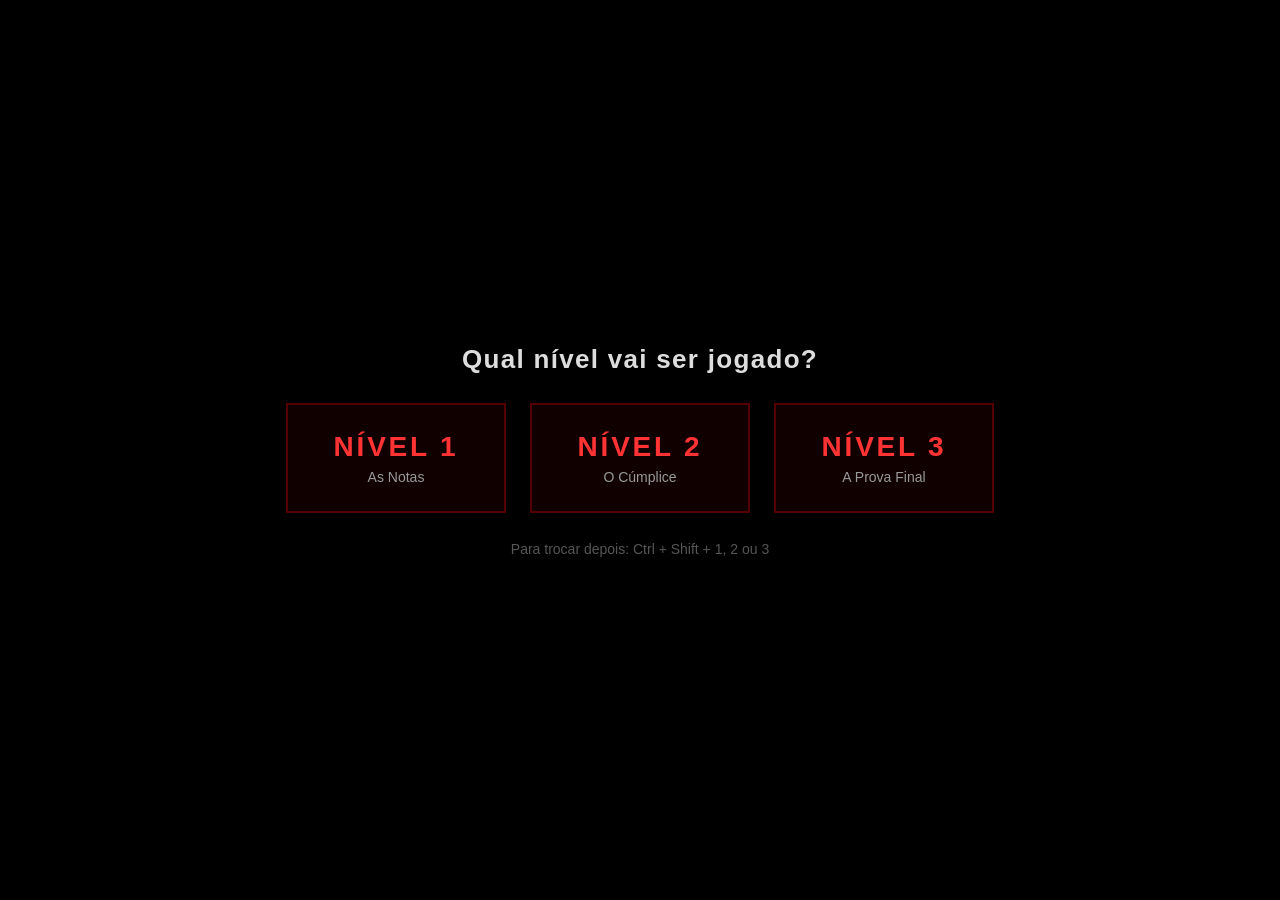
<file: index.html>
<!DOCTYPE html>
<html lang="pt-BR">
<head>
  <meta charset="UTF-8">
  <meta name="viewport" content="width=device-width, initial-scale=1.0">
  <title>JIGSAW OS</title>
  <link rel="stylesheet" href="css/style.css">
</head>
<body>
  <!-- 00. Escolha do nível (só aparece quando o index.html é aberto sem ?nivel=) -->
  <section id="screen-level" class="screen">
    <h1>Qual nível vai ser jogado?</h1>
    <div class="level-btns">
      <button data-level="1"><b>NÍVEL 1</b><small>As Notas</small></button>
      <button data-level="2"><b>NÍVEL 2</b><small>O Cúmplice</small></button>
      <button data-level="3"><b>NÍVEL 3</b><small>A Prova Final</small></button>
    </div>
    <p class="power-hint">Para trocar depois: Ctrl + Shift + 1, 2 ou 3</p>
  </section>

  <!-- 0. Tela de "ligar" (necessária para liberar tela cheia e áudio) -->
  <section id="screen-power" class="screen">
    <button id="power-btn" title="Ligar">⏻</button>
    <p class="power-hint">Clique para ligar o computador</p>
  </section>

  <!-- 1. Boot -->
  <section id="screen-boot" class="screen">
    <pre id="boot-log"></pre>
  </section>

  <!-- 2. Login -->
  <section id="screen-login" class="screen">
    <div class="login-box">
      <div class="avatar">
        <div class="puppet">
          <span class="eye l"></span><span class="eye r"></span>
          <span class="cheek l"></span><span class="cheek r"></span>
          <span class="mouth"></span>
        </div>
      </div>
      <h2 id="login-user"></h2>
      <form id="login-form" autocomplete="off">
        <input id="login-pass" type="password" placeholder="Senha" autofocus>
        <button type="submit">➜</button>
      </form>
      <p id="login-msg"></p>
      <button id="hint-btn" type="button">Esqueci minha senha</button>
      <p id="hint-text"></p>
    </div>
    <div class="login-clock" id="login-clock"></div>
  </section>

  <!-- 3. Área de trabalho -->
  <section id="screen-desktop" class="screen">
    <div id="desktop">
      <div id="icons"></div>
      <div id="windows"></div>
    </div>
    <div id="start-menu" class="hidden">
      <div class="start-header" id="start-user"></div>
      <div id="start-apps"></div>
      <button id="lock-btn">🔒 Bloquear</button>
    </div>
    <footer id="taskbar">
      <button id="start-btn">☠ Iniciar</button>
      <div id="task-items"></div>
      <div id="timer" title="Tempo restante"></div>
      <div id="clock"></div>
    </footer>
  </section>

  <script src="js/config.js"></script>
  <script src="js/interference.js"></script>
  <script src="js/phaselog.js"></script>
  <script src="apps/terminal.js"></script>
  <script src="apps/wires.js"></script>
  <script src="apps/apps.js"></script>
  <script src="js/doc.js"></script>
  <script src="js/level1-data.js"></script>
  <script src="js/level1.js"></script>
  <script src="js/level2-data.js"></script>
  <script src="js/level2.js"></script>
  <script src="js/minic.js"></script>
  <script src="js/level3-data.js"></script>
  <script src="js/level3.js"></script>
  <script src="js/os.js"></script>
</body>
</html>
</file>
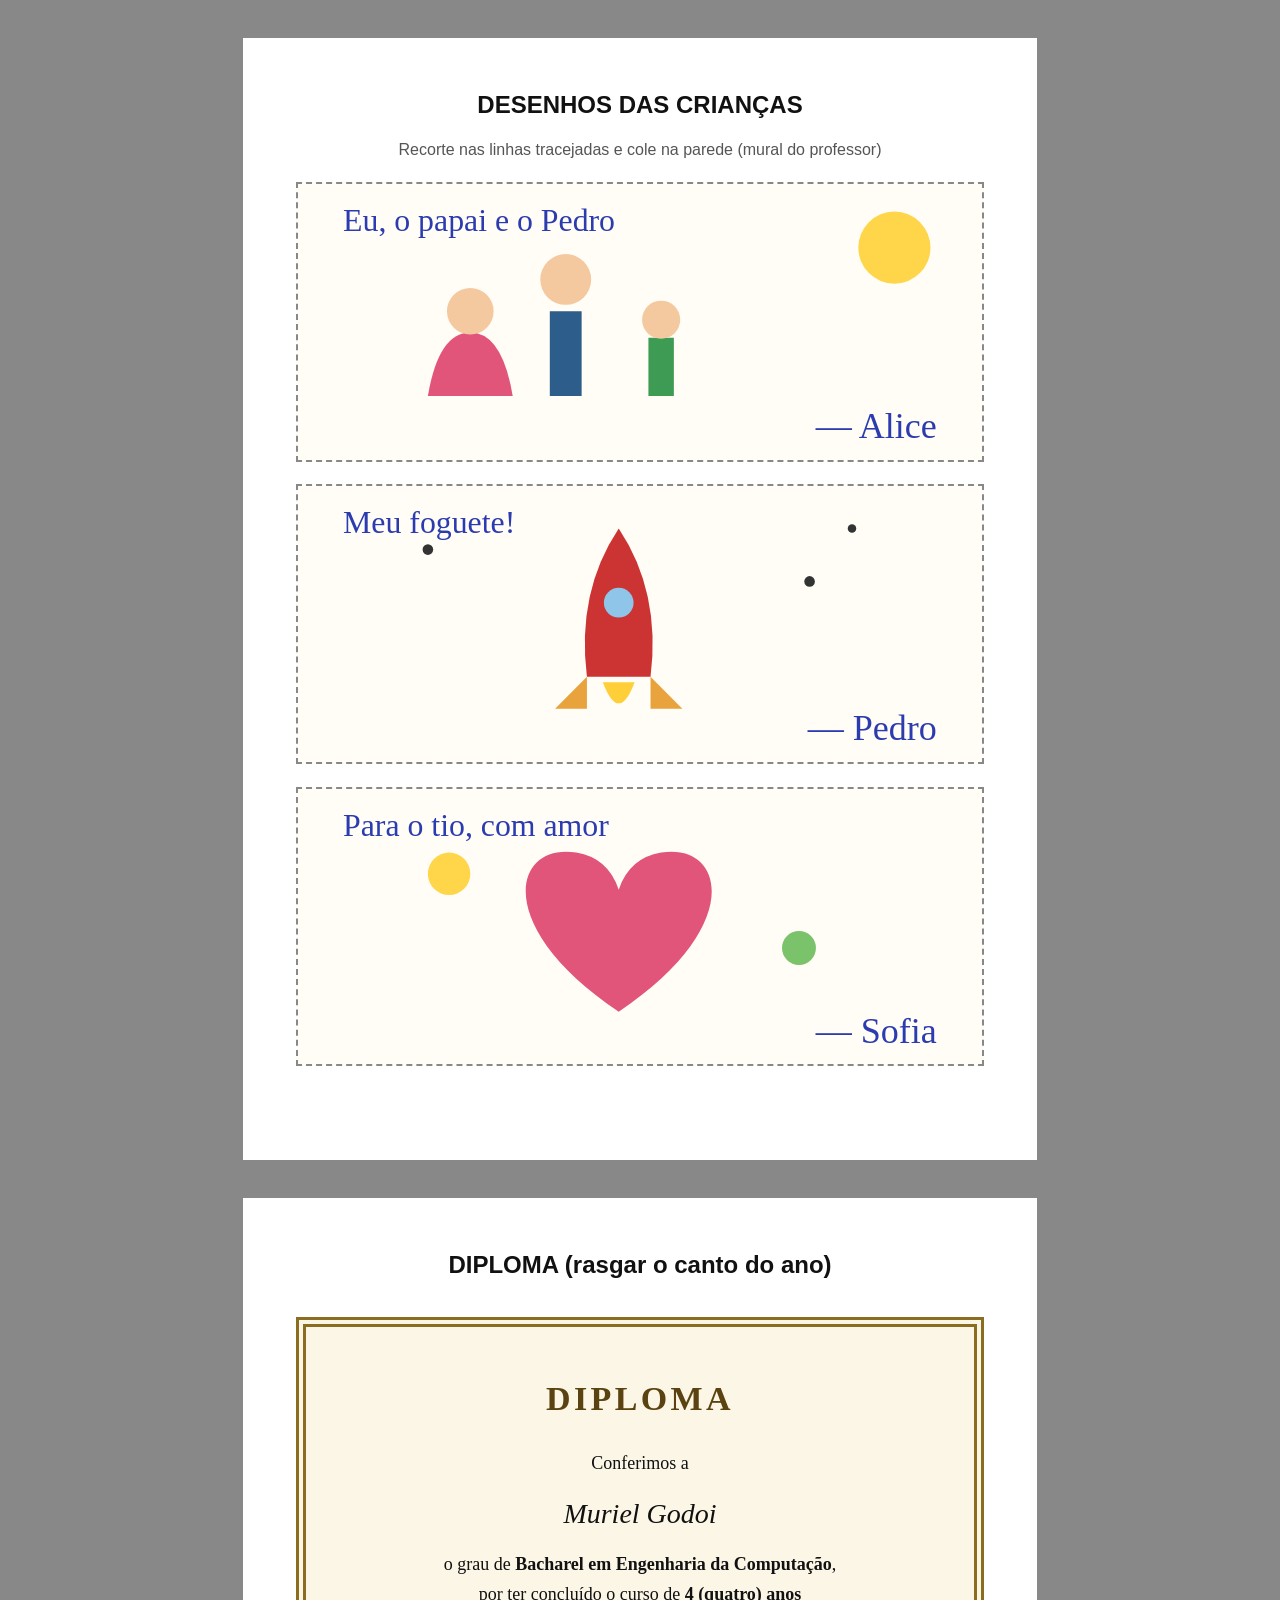
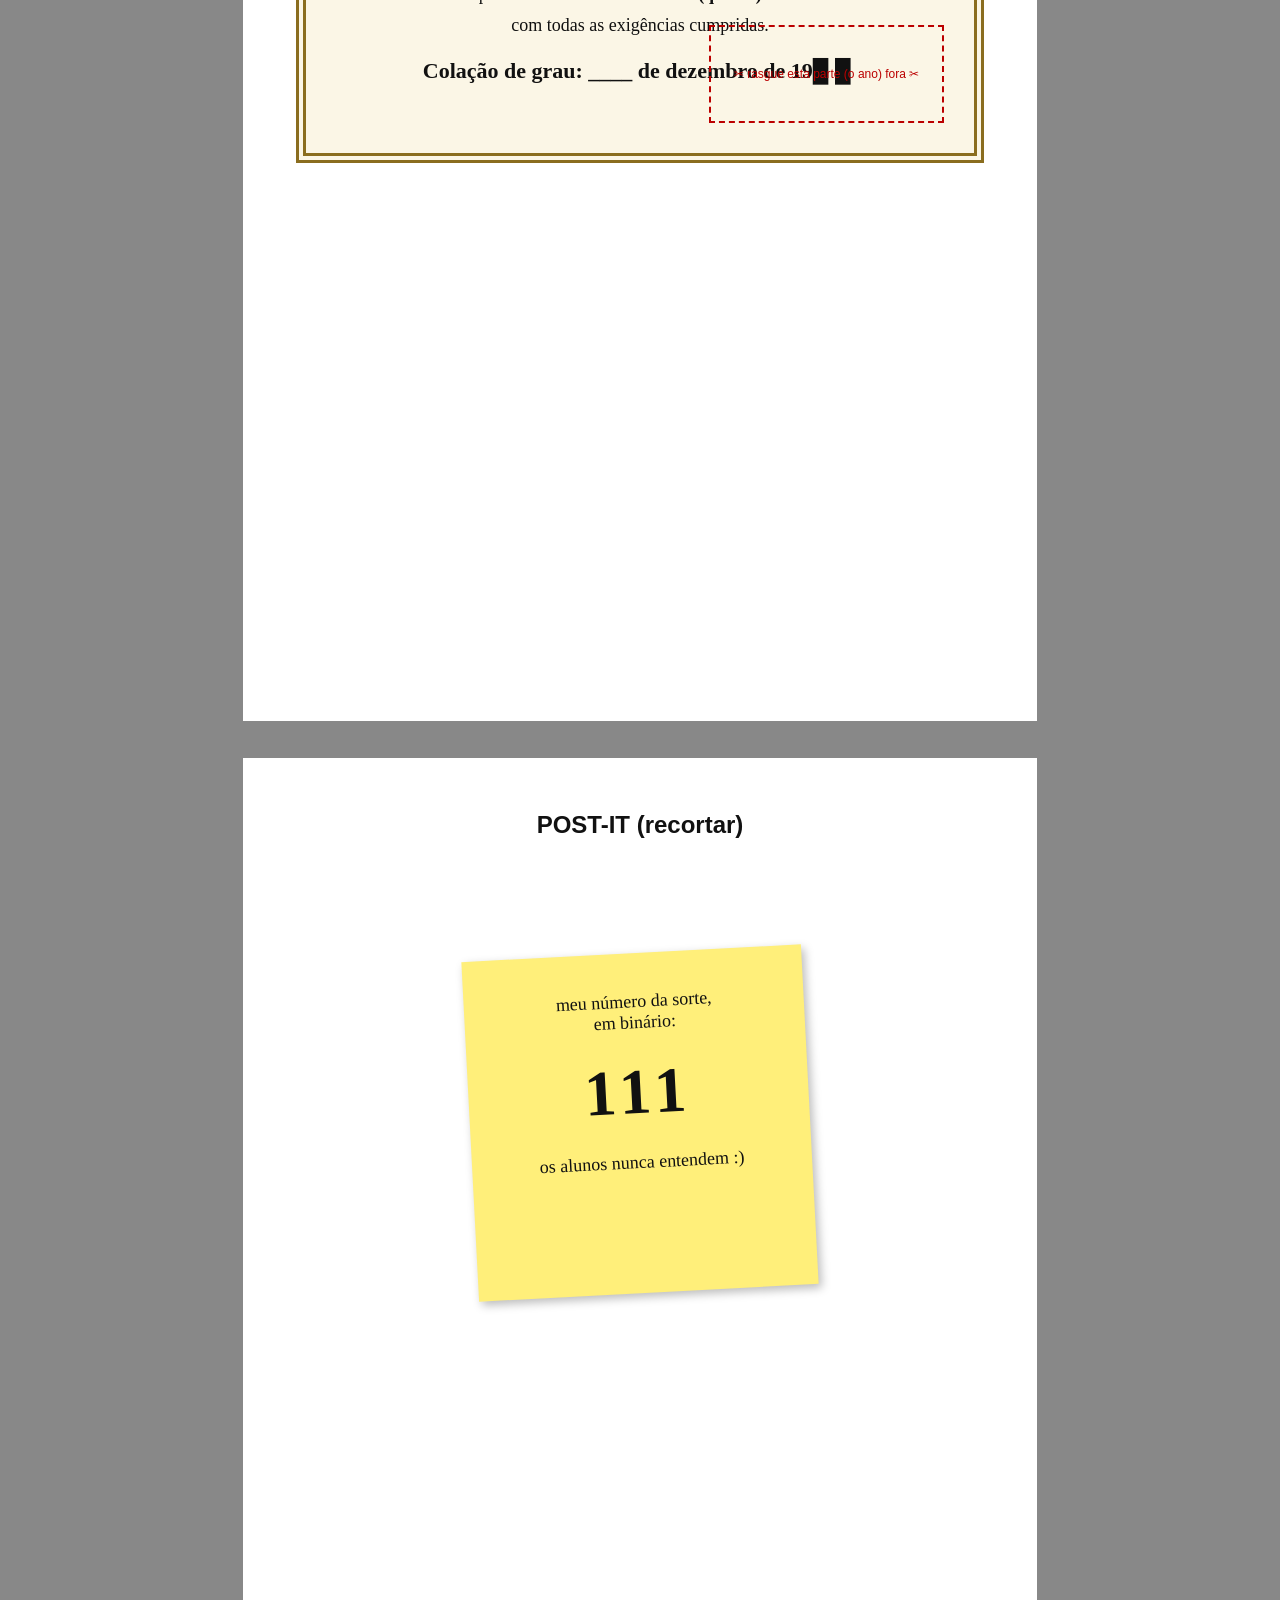
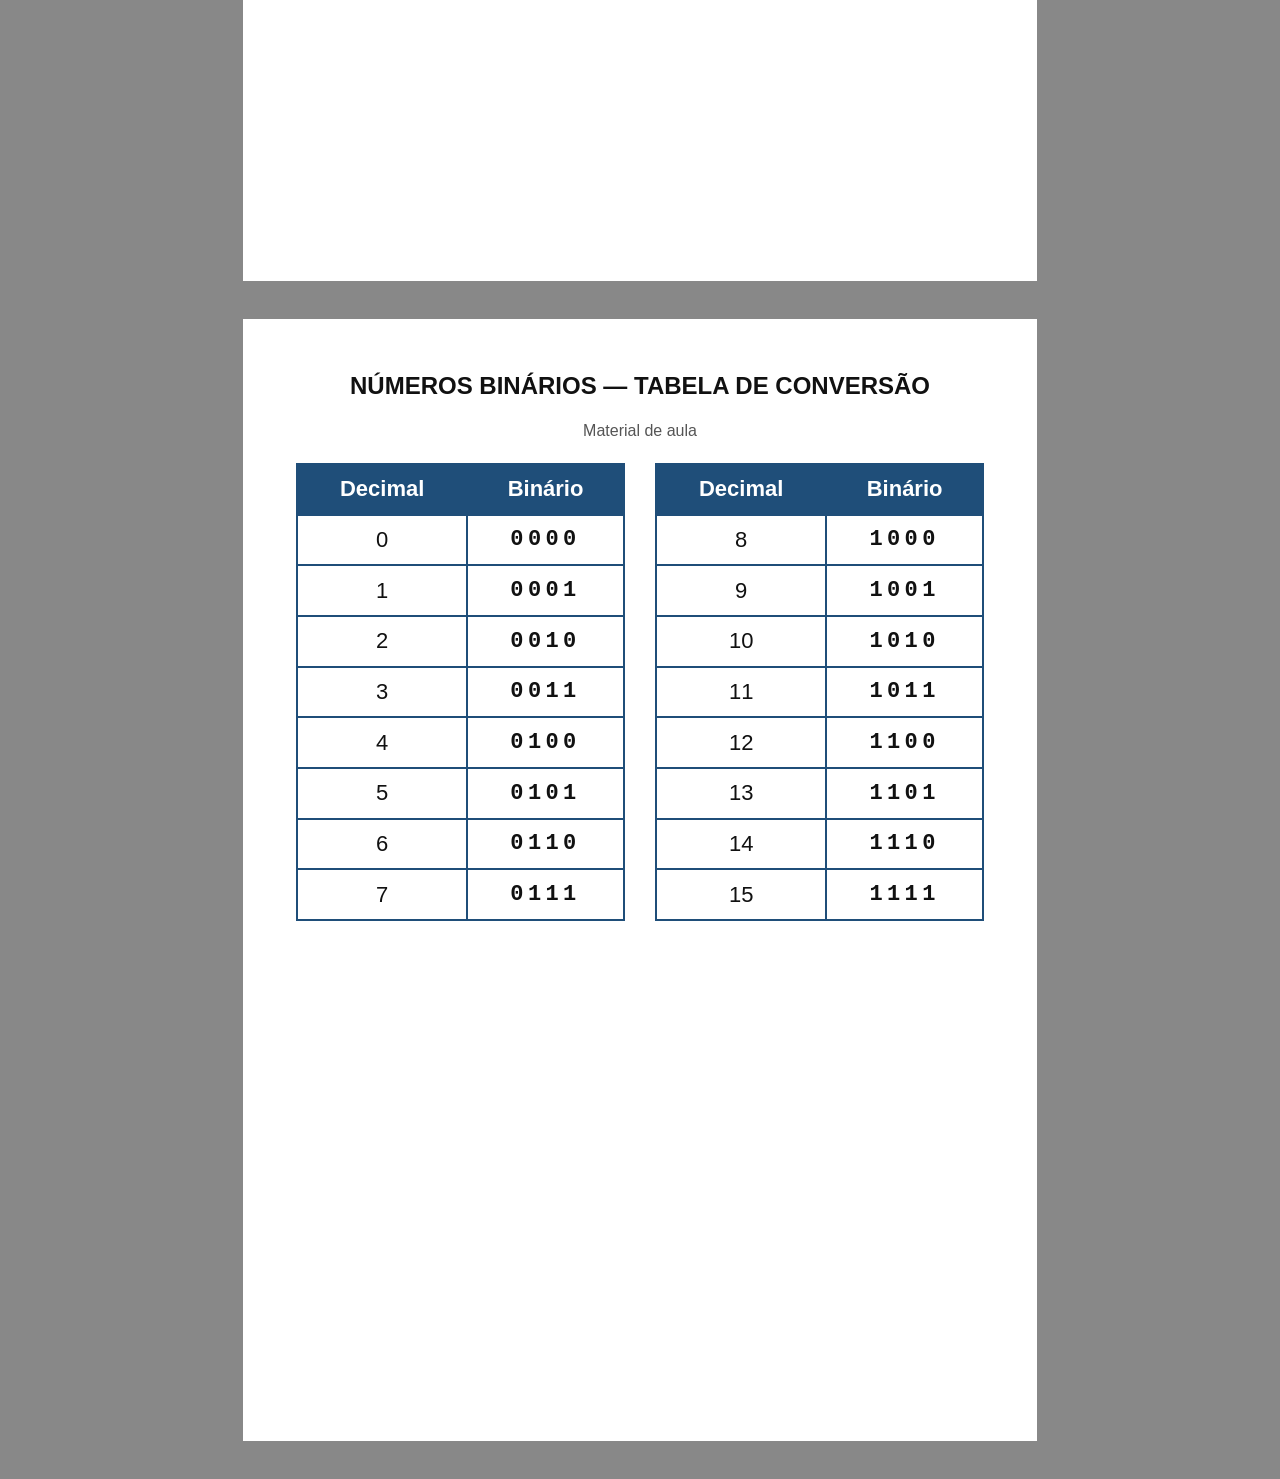
<file: imprimir-nivel1.html>
<!DOCTYPE html>
<html lang="pt-BR">
<head>
<meta charset="UTF-8">
<title>Papéis do Nível 1 – imprimir</title>
<!-- Papéis da sala do Nível 1 ("As Notas"), gerados a partir de js/level1-data.js. Abra no Chrome e use Ctrl+P (A4).
     Página 1 = desenhos das crianças (recorte; cole na parede, como num mural de professor)
     Página 2 = diploma com o ano rasgado (rasgue o canto do ano ANTES de colocar na sala)
     Página 3 = post-it do número da sorte (recorte e cole no monitor ou na mesa)
     Página 4 = cartaz da tabela binária (cole na parede, como material de aula) -->
<style>
  @page { size: A4; margin: 12mm; }
  * { box-sizing: border-box; }
  body { margin: 0; font-family: Arial, sans-serif; color: #111; background: #888; }
  .page { width: 210mm; min-height: 297mm; margin: 10mm auto; padding: 14mm; background: #fff; position: relative; page-break-after: always; overflow: hidden; }
  @media print { body { background: none; } .page { margin: 0; width: auto; min-height: 270mm; } }
  h1 { margin: 0 0 6mm; font-size: 24px; text-align: center; }
  .sub { text-align: center; color: #555; margin-bottom: 6mm; }

  .drawings { display: flex; flex-direction: column; gap: 6mm; }
  .drawing { height: 74mm; border: 2px dashed #888; position: relative; background: #fffdf5; }
  .drawing svg { width: 100%; height: 100%; }

  .diploma { margin-top: 10mm; padding: 14mm; border: 10px double #8a6d1f; background: #fbf6e6; text-align: center; font-family: Georgia, serif; position: relative; }
  .diploma h2 { font-size: 34px; letter-spacing: .1em; color: #5a4310; margin: 0 0 8mm; }
  .diploma p { font-size: 18px; line-height: 1.7; margin: 3mm 0; }
  .diploma .name { font-size: 28px; font-style: italic; }
  .diploma .year { font-size: 22px; font-weight: bold; }
  .tear { position: absolute; right: 8mm; bottom: 8mm; width: 62mm; height: 26mm; border: 2px dashed #b00; color: #b00; font-size: 12px;
    display: flex; align-items: center; justify-content: center; font-family: Arial, sans-serif; }

  .postit { width: 90mm; height: 90mm; margin: 30mm auto 0; padding: 10mm; background: #ffef7a; box-shadow: 3px 4px 10px #0004; transform: rotate(-3deg);
    font-family: "Comic Sans MS", cursive; text-align: center; }
  .postit b { display: block; font-size: 64px; letter-spacing: .1em; margin: 6mm 0; }
  .postit p { font-size: 18px; margin: 0; }

  .bin { width: 100%; border-collapse: collapse; font-size: 22px; }
  .bin th, .bin td { border: 2px solid #1f4e79; padding: 3mm; text-align: center; }
  .bin th { background: #1f4e79; color: #fff; }
  .bin td.b { font-family: "Courier New", monospace; font-weight: bold; letter-spacing: .2em; }
  .cols { display: flex; gap: 8mm; }
  .cols table { flex: 1; }
</style>
</head>
<body>
  <section class="page">
    <h1>DESENHOS DAS CRIANÇAS</h1>
    <div class="sub">Recorte nas linhas tracejadas e cole na parede (mural do professor)</div>
    <div class="drawings" id="drawings"></div>
  </section>

  <section class="page">
    <h1>DIPLOMA (rasgar o canto do ano)</h1>
    <div class="diploma">
      <h2>DIPLOMA</h2>
      <p>Conferimos a</p>
      <p class="name" id="dip-name"></p>
      <p>o grau de <b>Bacharel em Engenharia da Computação</b>,<br>por ter concluído o curso de <b>4 (quatro) anos</b><br>com todas as exigências cumpridas.</p>
      <p class="year">Colação de grau: ____ de dezembro de 19<span style="letter-spacing:.3em">██</span></p>
      <div class="tear">✂ rasgue esta parte (o ano) fora ✂</div>
    </div>
  </section>

  <section class="page">
    <h1>POST-IT (recortar)</h1>
    <div class="postit"><p>meu número da sorte,<br>em binário:</p><b id="lucky"></b><p>os alunos nunca entendem :)</p></div>
  </section>

  <section class="page">
    <h1>NÚMEROS BINÁRIOS — TABELA DE CONVERSÃO</h1>
    <div class="sub">Material de aula</div>
    <div class="cols" id="bin"></div>
  </section>

<script src="js/level1-data.js"></script>
<script>
  document.getElementById("dip-name").textContent = L1.professor.replace(/^Prof\.?\s*/, "");
  document.getElementById("lucky").textContent = L1.luckyBinary;

  // Tabela binária 0–15 em duas colunas
  const row = (n) => `<tr><td>${n}</td><td class="b">${n.toString(2).padStart(4, "0")}</td></tr>`;
  const table = (a, b) => `<table class="bin"><tr><th>Decimal</th><th>Binário</th></tr>${Array.from({ length: b - a + 1 }, (_, i) => row(a + i)).join("")}</table>`;
  document.getElementById("bin").innerHTML = table(0, 7) + table(8, 15);

  // Desenhos infantis (traço de giz de cera)
  const art = {
    family: `<path d="M120 200 q10 -60 40 -60 q30 0 40 60" fill="#e2557a"/><circle cx="160" cy="120" r="22" fill="#f5c9a0"/>
      <path d="M250 200 v-80" stroke="#2d5d8a" stroke-width="30"/><circle cx="250" cy="90" r="24" fill="#f5c9a0"/>
      <path d="M340 200 v-55" stroke="#3e9b54" stroke-width="24"/><circle cx="340" cy="128" r="18" fill="#f5c9a0"/>
      <circle cx="560" cy="60" r="34" fill="#ffd54a"/>`,
    rocket: `<path d="M300 40 q40 60 30 140 h-60 q-10 -80 30 -140z" fill="#c33"/><circle cx="300" cy="110" r="14" fill="#8ec5e8"/>
      <path d="M270 180 l-30 30 h30z M330 180 l30 30 h-30z" fill="#e8a33d"/><path d="M285 185 q15 40 30 0" fill="#ffcf3a"/>
      <circle cx="120" cy="60" r="5" fill="#333"/><circle cx="480" cy="90" r="5" fill="#333"/><circle cx="520" cy="40" r="4" fill="#333"/>`,
    heart: `<path d="M300 210 C180 130 200 50 260 60 Q290 65 300 95 Q310 65 340 60 C400 50 420 130 300 210z" fill="#e2557a"/>
      <circle cx="140" cy="80" r="20" fill="#ffd54a"/><circle cx="470" cy="150" r="16" fill="#7ac36a"/>`
  };
  document.getElementById("drawings").innerHTML = L1.drawings.map((d) => `
    <div class="drawing"><svg viewBox="0 0 640 260" font-family="Comic Sans MS, cursive">
      ${art[d.kind]}
      <text x="40" y="44" font-size="30" fill="#2b3bb0">${d.text}</text>
      <text x="600" y="240" font-size="34" fill="#2b3bb0" text-anchor="end">— ${d.name}</text></svg></div>`).join("");
</script>
</body>
</html>
</file>
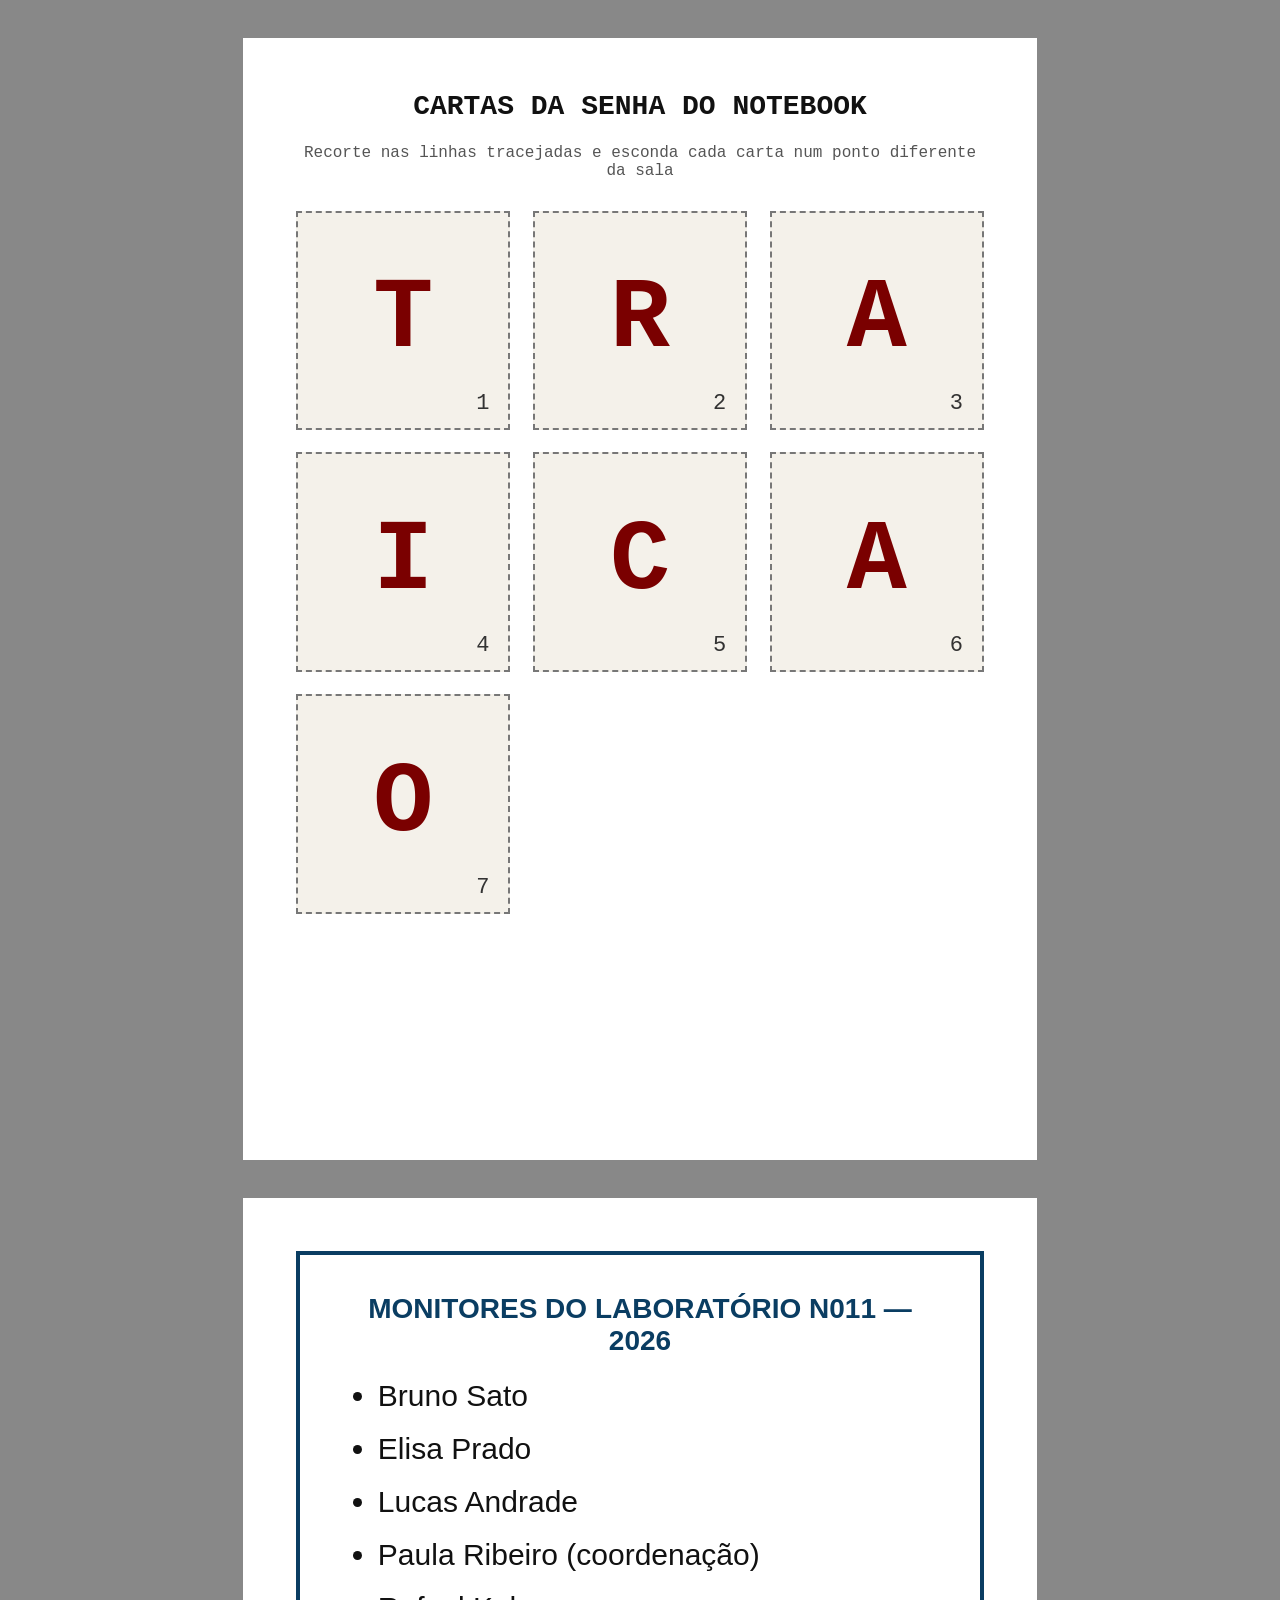
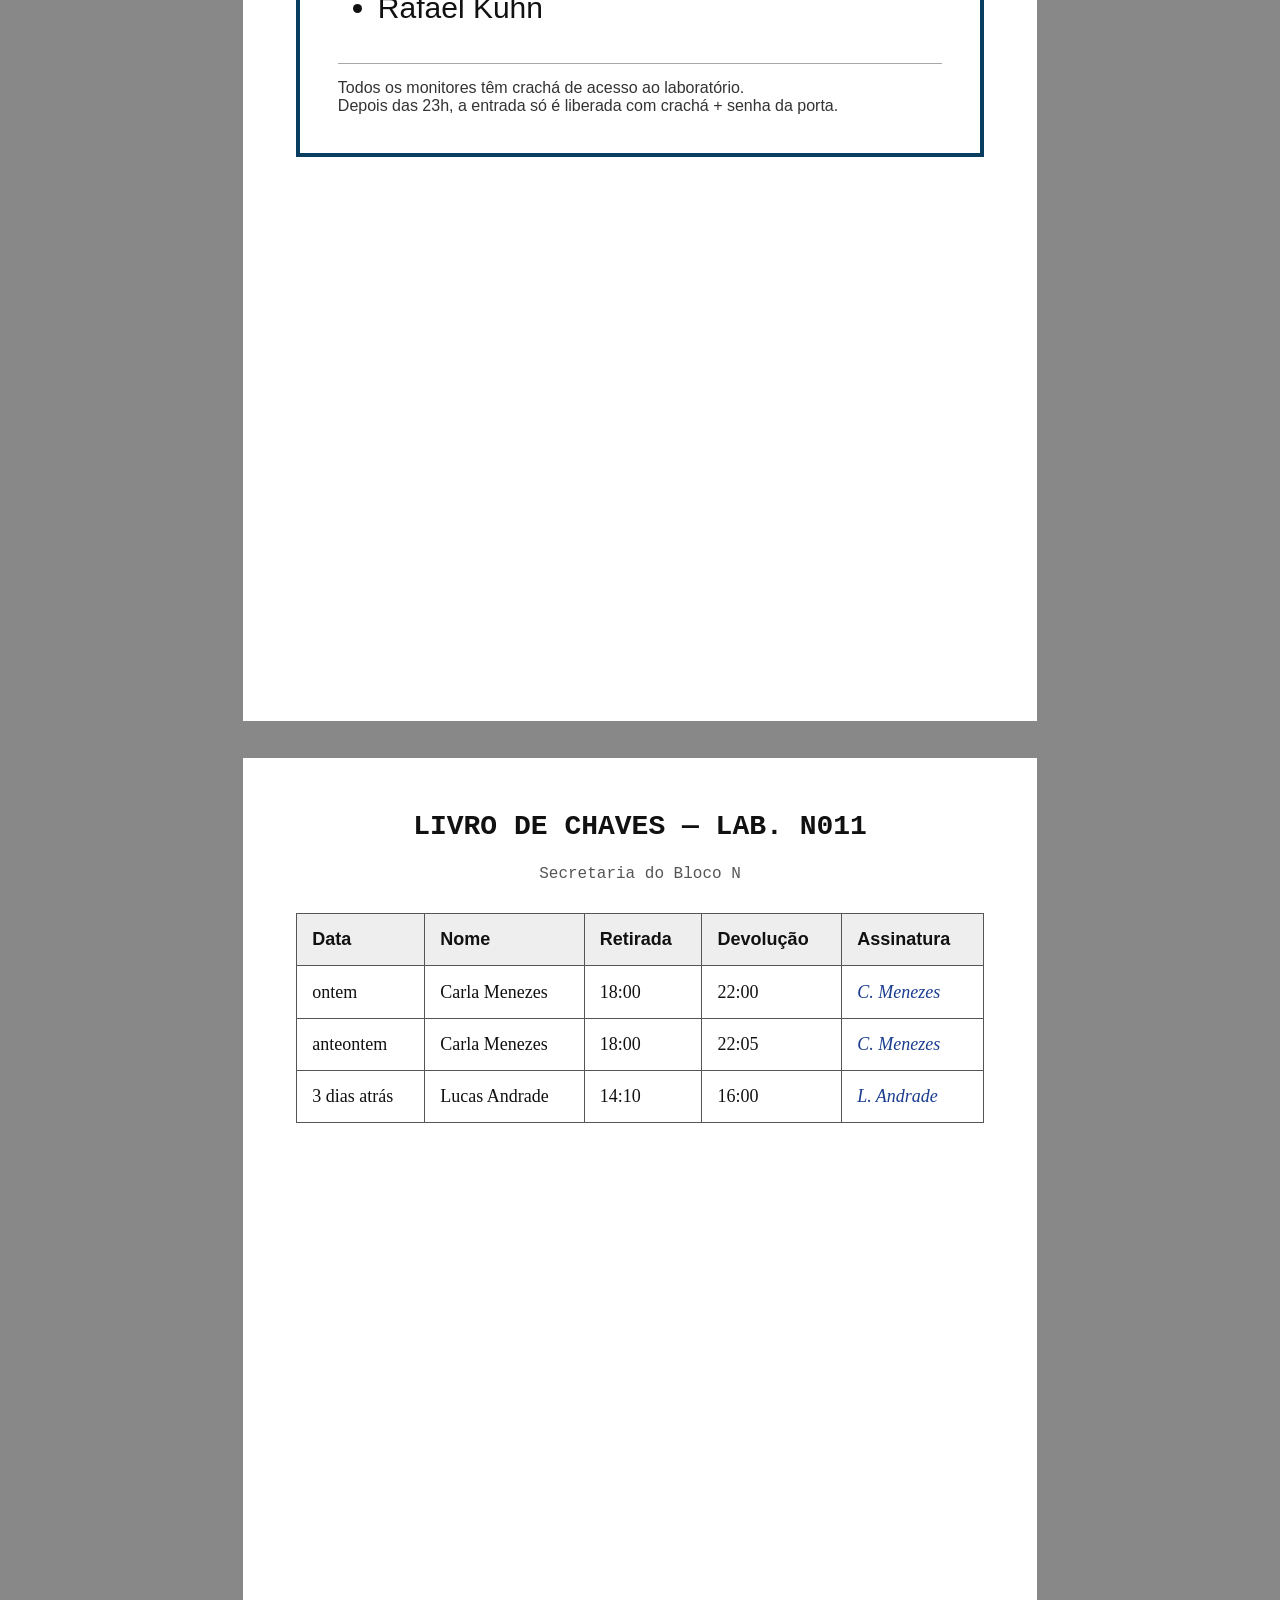
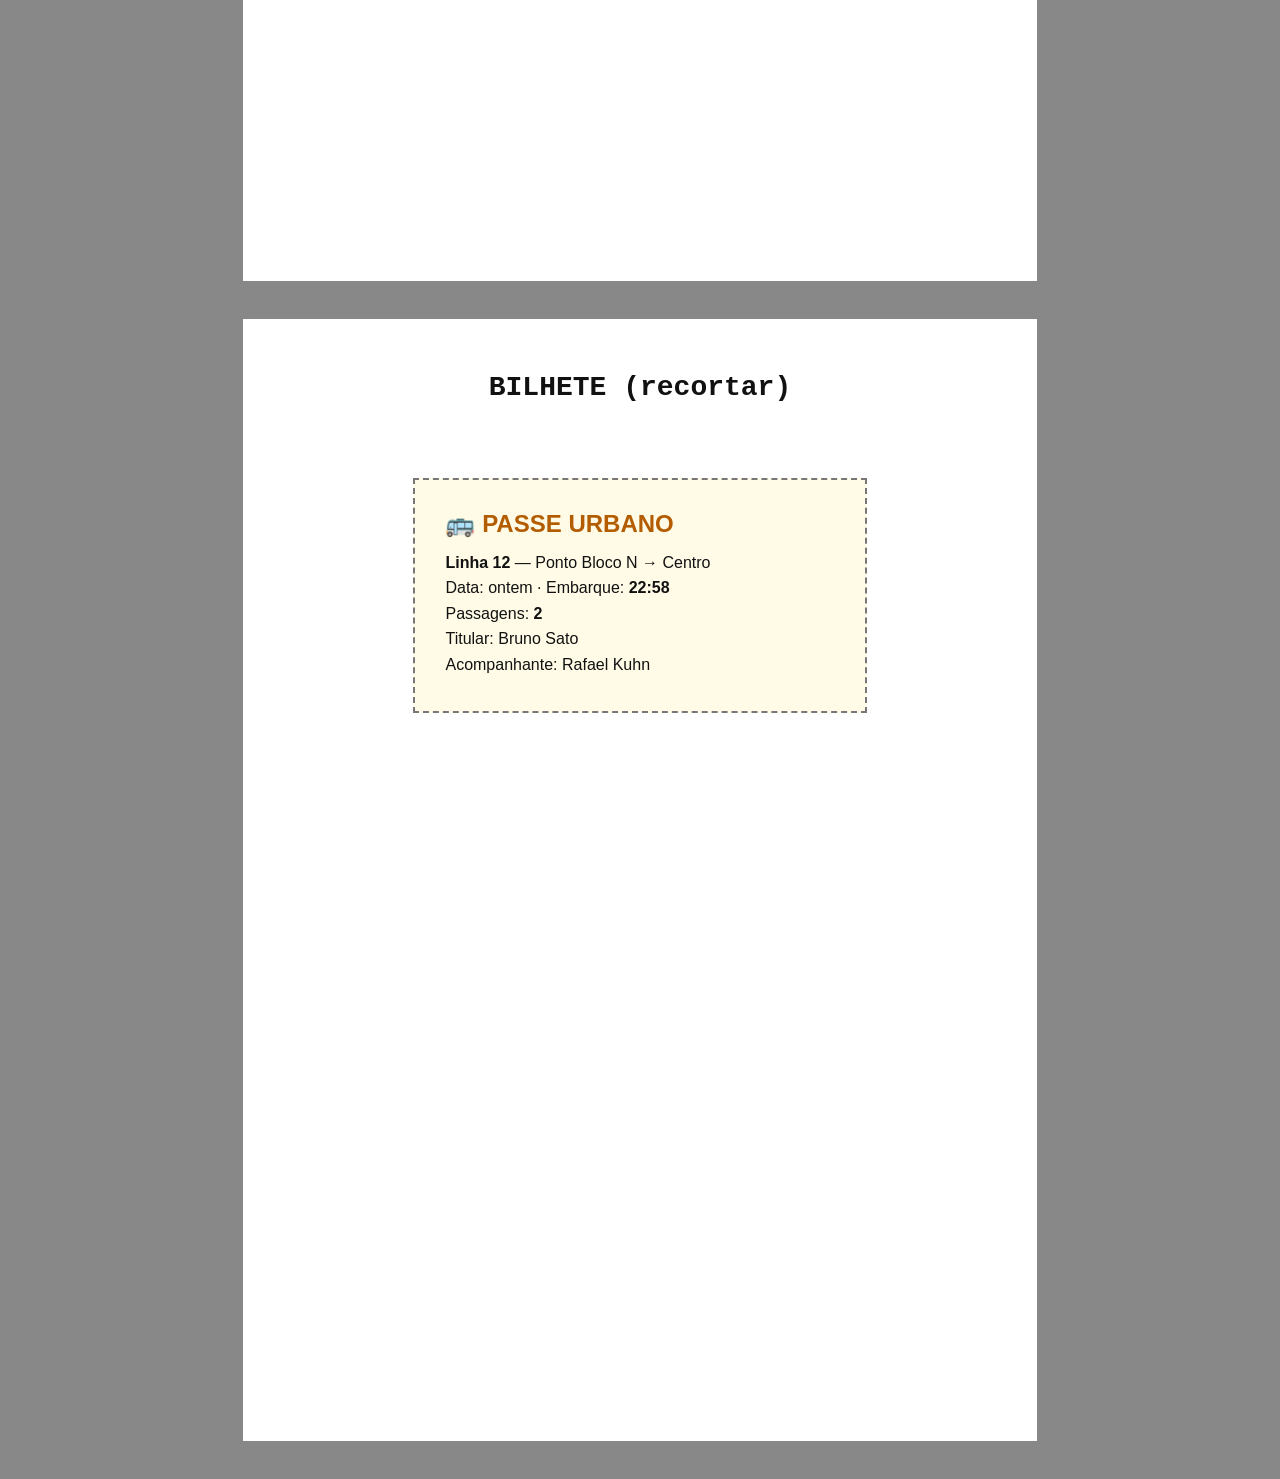
<file: imprimir-nivel2.html>
<!DOCTYPE html>
<html lang="pt-BR">
<head>
<meta charset="UTF-8">
<title>Papéis do Nível 2 – imprimir</title>
<!-- Papéis da sala do Nível 2, gerados a partir de js/level2-data.js. Abra no Chrome e use Ctrl+P (A4).
     Página 1 = cartas da senha do notebook (recorte e espalhe pela sala)
     Página 2 = lista de monitores (cole na parede)
     Página 3 = livro de chaves (deixe sobre uma mesa ou numa pasta)
     Página 4 = bilhete de ônibus (recorte e esconda, por exemplo num casaco ou numa mochila) -->
<style>
  @page { size: A4; margin: 12mm; }
  * { box-sizing: border-box; }
  body { margin: 0; font-family: "Courier New", monospace; color: #111; background: #888; }
  .page { width: 210mm; min-height: 297mm; margin: 10mm auto; padding: 14mm; background: #fff; position: relative; page-break-after: always; overflow: hidden; }
  @media print { body { background: none; } .page { margin: 0; width: auto; min-height: 270mm; } }
  h1 { margin: 0 0 6mm; font-size: 28px; text-align: center; }
  .sub { text-align: center; color: #555; margin-bottom: 8mm; }

  /* Cartas da senha */
  .cards { display: grid; grid-template-columns: repeat(3, 1fr); gap: 6mm; }
  .card { height: 58mm; border: 2px dashed #777; display: flex; align-items: center; justify-content: center; position: relative; background: #f4f1ea; }
  .card b { font-size: 100px; line-height: 1; color: #7a0000; }
  .card i { position: absolute; right: 5mm; bottom: 3mm; font-size: 22px; font-style: normal; color: #333; }

  /* Lista de monitores */
  .poster { border: 4px solid #0a3d62; padding: 10mm; font-family: Arial, sans-serif; }
  .poster h1 { color: #0a3d62; }
  .poster li { font-size: 30px; margin: 5mm 0; }
  .poster .note { margin-top: 10mm; font-size: 16px; color: #333; border-top: 1px solid #aaa; padding-top: 4mm; }

  /* Livro de chaves */
  .book { width: 100%; border-collapse: collapse; font-family: "Comic Sans MS", cursive; font-size: 18px; }
  .book th { font-family: Arial, sans-serif; background: #eee; }
  .book th, .book td { border: 1px solid #555; padding: 4mm; text-align: left; }
  .book td.sig { font-style: italic; color: #1a3d8f; }

  /* Bilhete */
  .ticket { width: 120mm; margin: 20mm auto; border: 2px dashed #777; padding: 8mm; font-family: Arial, sans-serif; background: #fffbe6; }
  .ticket h2 { margin: 0 0 4mm; color: #b35c00; }
  .ticket p { margin: 2mm 0; font-size: 16px; }
</style>
</head>
<body>
  <section class="page">
    <h1>CARTAS DA SENHA DO NOTEBOOK</h1>
    <div class="sub">Recorte nas linhas tracejadas e esconda cada carta num ponto diferente da sala</div>
    <div class="cards" id="cards"></div>
  </section>

  <section class="page">
    <div class="poster">
      <h1>MONITORES DO LABORATÓRIO <span class="room"></span> — 2026</h1>
      <ul id="monitors"></ul>
      <div class="note">Todos os monitores têm crachá de acesso ao laboratório.<br>Depois das 23h, a entrada só é liberada com crachá + senha da porta.</div>
    </div>
  </section>

  <section class="page">
    <h1>LIVRO DE CHAVES — LAB. <span class="room"></span></h1>
    <div class="sub">Secretaria do Bloco N</div>
    <table class="book"><tr><th>Data</th><th>Nome</th><th>Retirada</th><th>Devolução</th><th>Assinatura</th></tr><tbody id="book"></tbody></table>
  </section>

  <section class="page">
    <h1>BILHETE (recortar)</h1>
    <div class="ticket">
      <h2>🚌 PASSE URBANO</h2>
      <p><b>Linha 12</b> — Ponto Bloco N → Centro</p>
      <p>Data: ontem · Embarque: <b>22:58</b></p>
      <p>Passagens: <b>2</b></p>
      <p>Titular: Bruno Sato</p>
      <p>Acompanhante: Rafael Kuhn</p>
    </div>
  </section>

<script src="js/level2-data.js"></script>
<script>
  document.querySelectorAll(".room").forEach((e) => (e.textContent = L2.room));
  document.getElementById("cards").innerHTML = [...L2.loginPassword].map((c, i) => `<div class="card"><b>${c}</b><i>${i + 1}</i></div>`).join("");
  document.getElementById("monitors").innerHTML = L2.monitors.map((m) => `<li>${m}</li>`).join("");
  document.getElementById("book").innerHTML = L2.keyBook.map((r) => `<tr><td>${r.date}</td><td>${r.who}</td><td>${r.out}</td><td>${r.back}</td><td class="sig">${r.sign}</td></tr>`).join("");
</script>
</body>
</html>
</file>
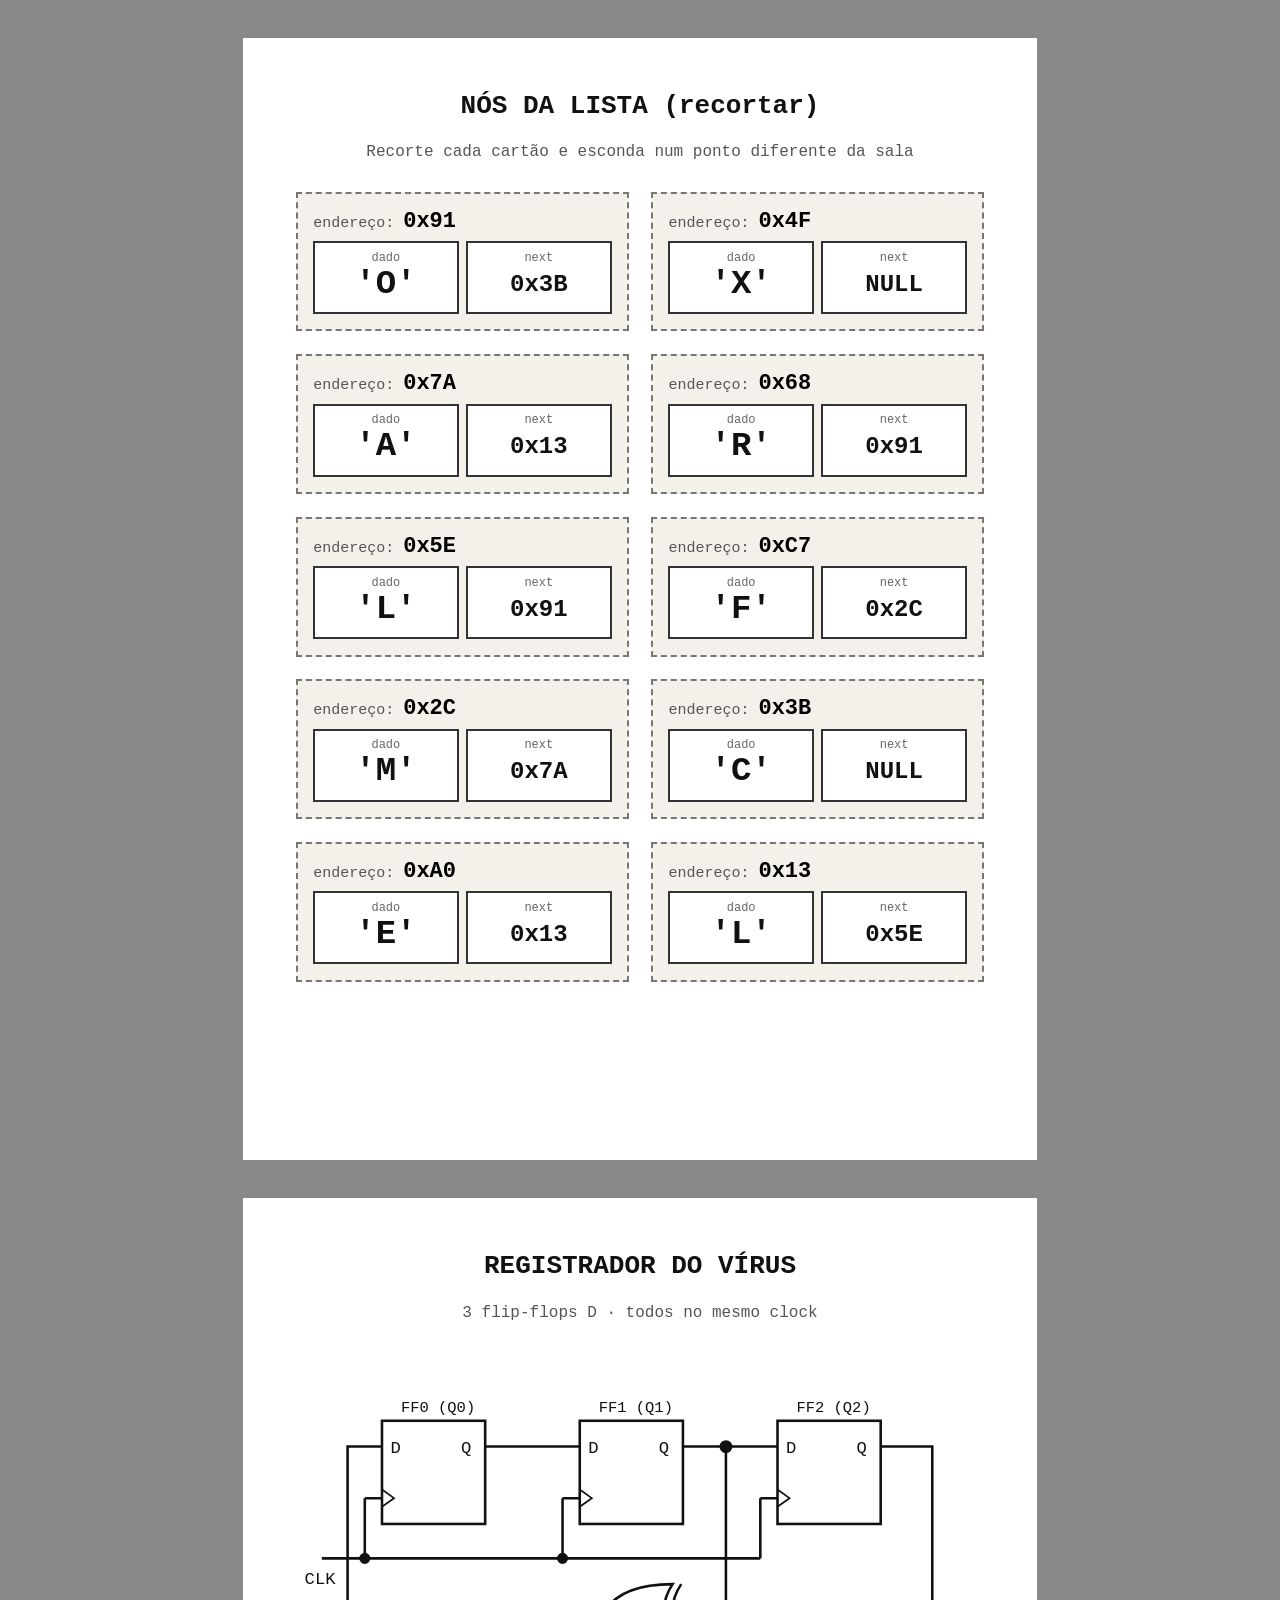
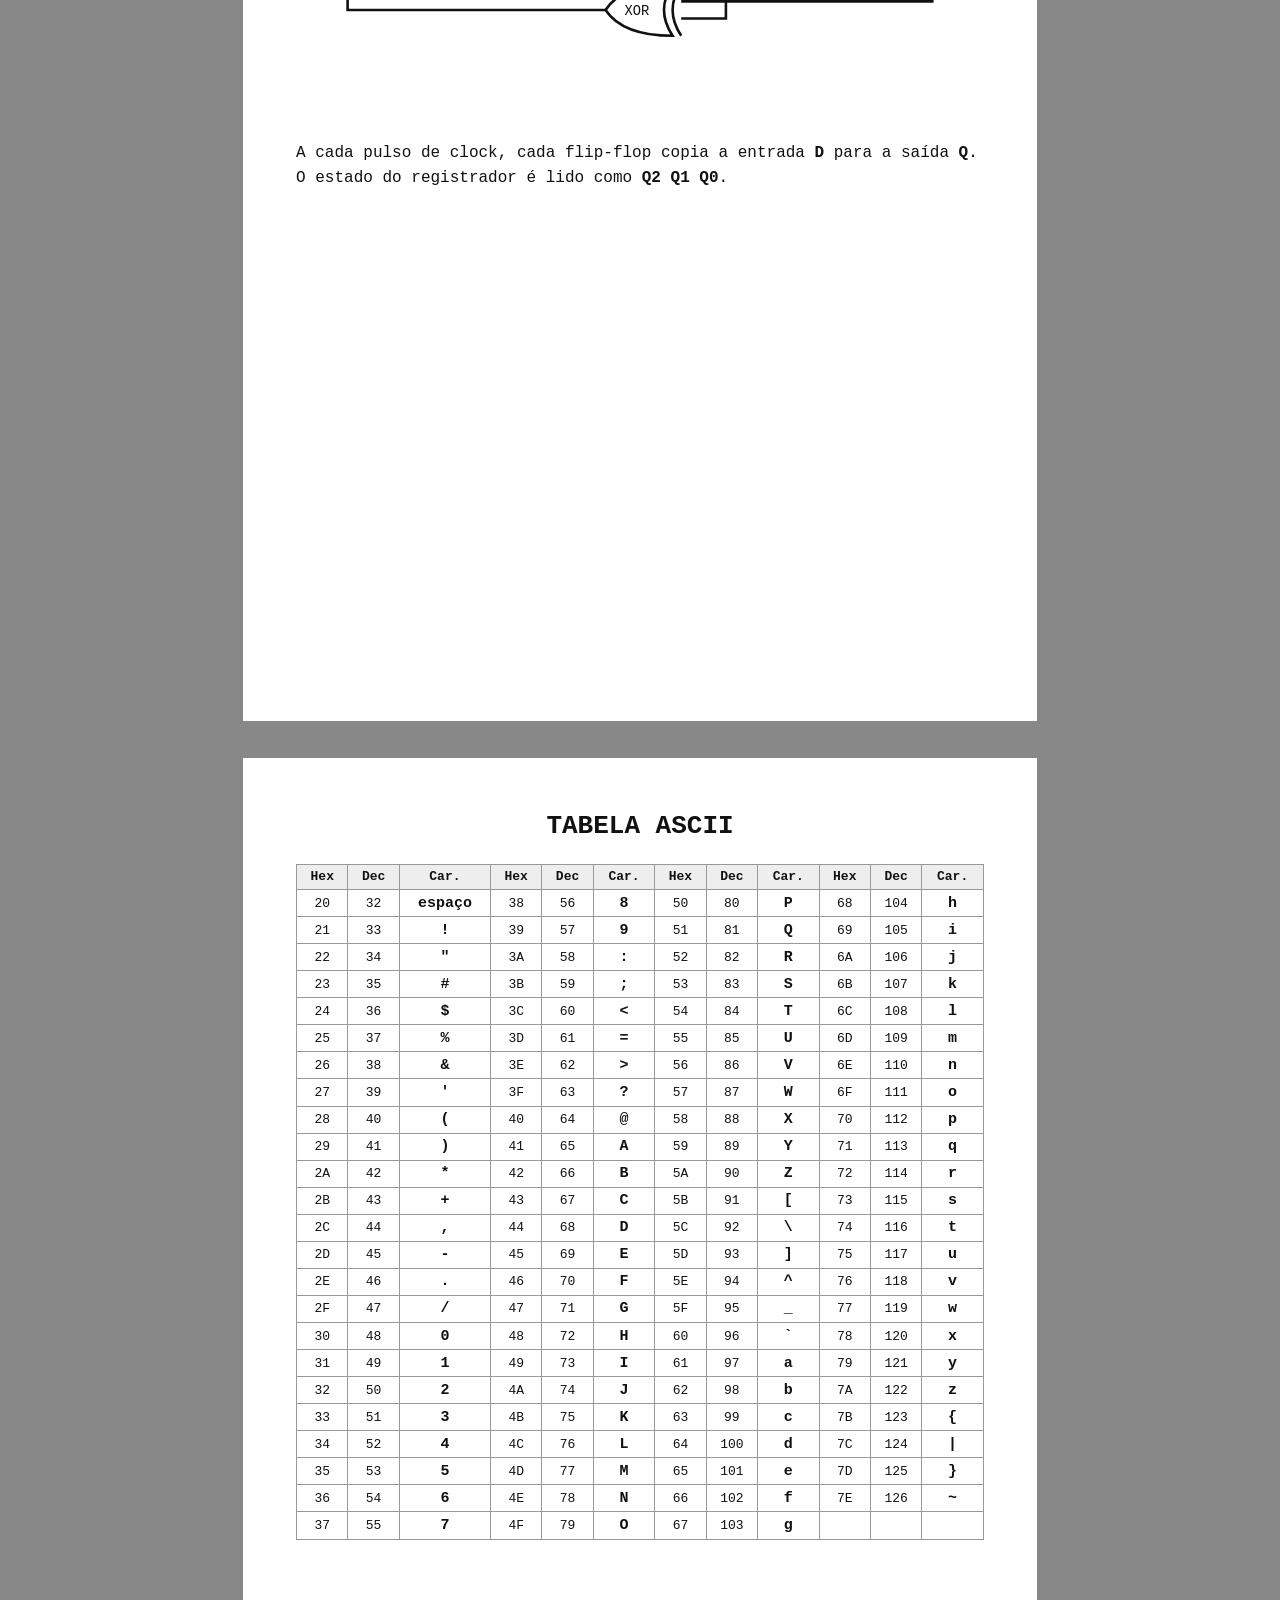
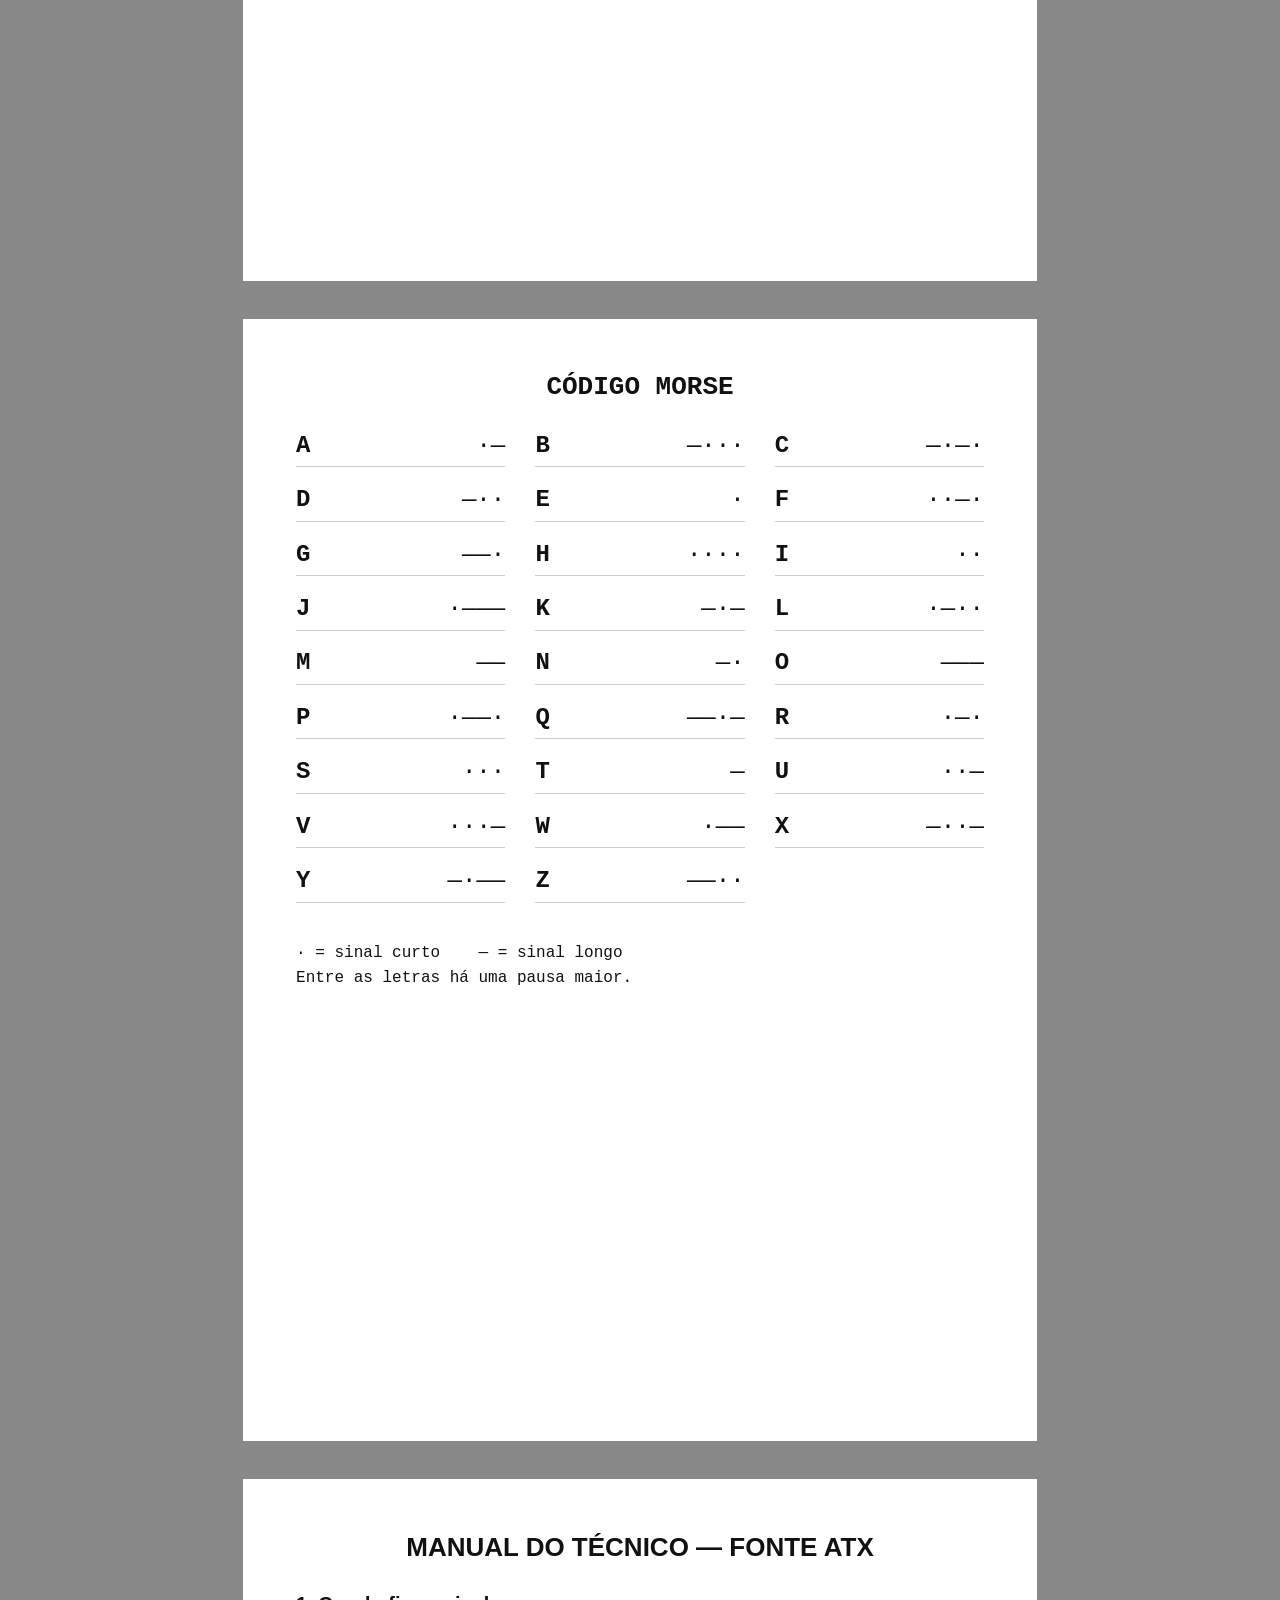
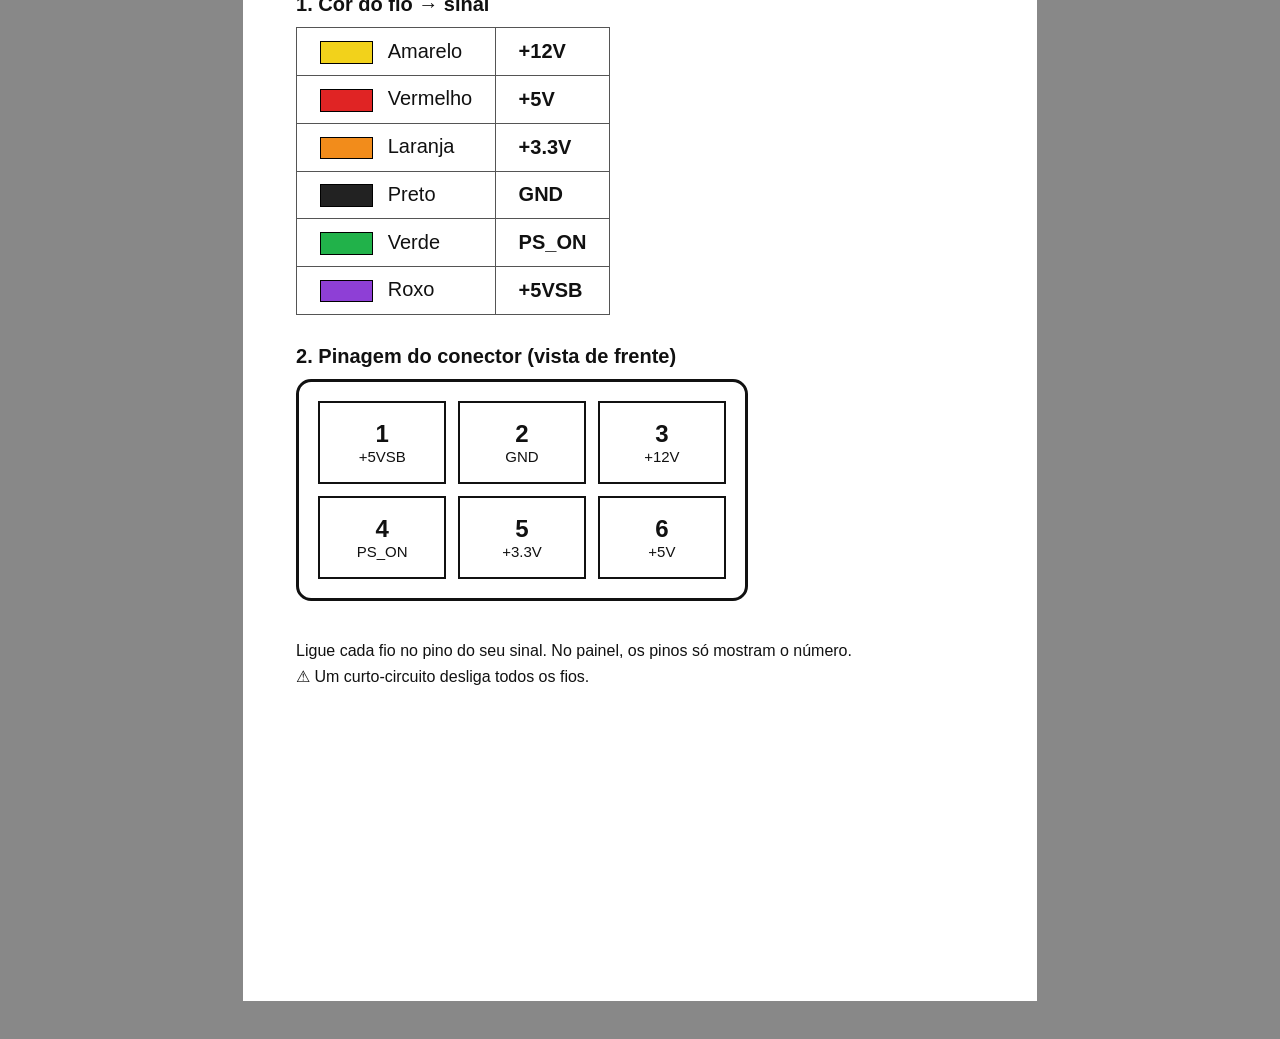
<file: imprimir-nivel3.html>
<!DOCTYPE html>
<html lang="pt-BR">
<head>
<meta charset="UTF-8">
<title>Papéis do Nível 3 – imprimir</title>
<!-- Papéis da sala do Nível 3, gerados a partir de js/level3-data.js. Abra no Chrome e use Ctrl+P (A4).
     Página 1 = cartões da lista encadeada (recorte e espalhe pela sala; 4 são iscas)
     Página 2 = circuito do registrador (cole na parede)
     Página 3 = tabela ASCII (cole na parede)
     Página 4 = tabela do código Morse (cole na parede ou deixe numa mesa)
     Página 5 = manual da fonte do energia.exe (esconda, por exemplo numa gaveta ou pasta) -->
<style>
  @page { size: A4; margin: 12mm; }
  * { box-sizing: border-box; }
  body { margin: 0; font-family: "Courier New", monospace; color: #111; background: #888; }
  .page { width: 210mm; min-height: 297mm; margin: 10mm auto; padding: 14mm; background: #fff; position: relative; page-break-after: always; overflow: hidden; }
  @media print { body { background: none; } .page { margin: 0; width: auto; min-height: 270mm; } }
  h1 { margin: 0 0 6mm; font-size: 26px; text-align: center; }
  .sub { text-align: center; color: #555; margin-bottom: 8mm; }

  /* Cartões da lista */
  .nodes { display: grid; grid-template-columns: repeat(2, 1fr); gap: 6mm; }
  .node { border: 2px dashed #777; padding: 4mm; display: grid; grid-template-columns: 1fr 1fr; gap: 2mm; background: #f4f1ea; }
  .node .addr { grid-column: 1 / 3; font-size: 15px; color: #555; }
  .node .addr b { font-size: 22px; color: #000; }
  .node .cell { border: 2px solid #333; padding: 2mm; text-align: center; background: #fff; }
  .node .cell small { display: block; font-size: 12px; color: #666; }
  .node .cell b { font-size: 34px; }
  .node .cell.n b { font-size: 24px; line-height: 40px; }

  /* Registrador */
  .reg svg { width: 100%; }
  .reg text { font-family: "Courier New", monospace; }
  .reg .note { font-size: 16px; line-height: 1.6; margin-top: 6mm; }

  /* ASCII */
  .ascii { width: 100%; border-collapse: collapse; font-size: 13px; }
  .ascii td, .ascii th { border: 1px solid #999; padding: 1.2mm 2mm; text-align: center; }
  .ascii th { background: #eee; }
  .ascii td.c { font-weight: bold; font-size: 15px; }

  /* Morse */
  .morse { display: grid; grid-template-columns: repeat(3, 1fr); gap: 3mm 8mm; font-size: 24px; }
  .morse div { display: flex; justify-content: space-between; border-bottom: 1px solid #ccc; padding: 2mm 0; }
  .morse b { width: 12mm; }
  .legend { margin-top: 10mm; font-size: 16px; line-height: 1.6; }

  /* Manual da fonte */
  .manual { font-family: Arial, sans-serif; }
  .manual h2 { font-size: 20px; margin: 8mm 0 3mm; }
  .wtab { border-collapse: collapse; font-size: 20px; }
  .wtab td { border: 1px solid #555; padding: 3mm 6mm; }
  .wtab i { display: inline-block; width: 14mm; height: 6mm; margin-right: 4mm; vertical-align: middle; border: 1px solid #000; }
  .conn { display: grid; grid-template-columns: repeat(3, 34mm); gap: 3mm; padding: 5mm; border: 3px solid #111; border-radius: 4mm; width: max-content; }
  .conn div { height: 22mm; border: 2px solid #111; display: flex; flex-direction: column; align-items: center; justify-content: center; font-size: 15px; }
  .conn b { font-size: 24px; }
</style>
</head>
<body>
  <section class="page">
    <h1>NÓS DA LISTA (recortar)</h1>
    <div class="sub">Recorte cada cartão e esconda num ponto diferente da sala</div>
    <div class="nodes" id="nodes"></div>
  </section>

  <section class="page reg">
    <h1>REGISTRADOR DO VÍRUS</h1>
    <div class="sub">3 flip-flops D · todos no mesmo clock</div>
    <svg viewBox="0 0 800 420" fill="none" stroke="#111" stroke-width="3">
      <!-- flip-flops -->
      <g id="ffs"></g>
      <!-- Q0 → D1, Q1 → D2 -->
      <path d="M220 110 H330 M450 110 H560"/>
      <!-- Q2 sai e volta para a XOR -->
      <path d="M680 110 H740 V290 H448"/>
      <!-- Q1 também vai para a XOR -->
      <path d="M500 110 V310 H448"/><circle cx="500" cy="110" r="6" fill="#111"/>
      <!-- XOR apontando para a esquerda -->
      <g transform="translate(800 0) scale(-1 1)">
        <path d="M352 270 Q372 300 352 330"/>
        <path d="M362 270 Q382 300 362 330 Q420 330 440 300 Q420 270 362 270 Z" fill="#fff"/>
      </g>
      <text x="382" y="306" font-size="16" fill="#111" stroke="none">XOR</text>
      <!-- saída da XOR → D0 -->
      <path d="M360 300 H60 V110 H100"/>
      <!-- clock -->
      <path d="M30 240 H540 M80 170 H100 M80 170 V240 M310 170 H330 M310 170 V240 M540 170 H560 M540 170 V240"/>
      <text x="10" y="270" font-size="20" fill="#111" stroke="none">CLK</text>
      <circle cx="80" cy="240" r="5" fill="#111"/><circle cx="310" cy="240" r="5" fill="#111"/>
    </svg>
    <div class="note">
      A cada pulso de clock, cada flip-flop copia a entrada <b>D</b> para a saída <b>Q</b>.<br>
      O estado do registrador é lido como <b>Q2 Q1 Q0</b>.
    </div>
  </section>

  <section class="page">
    <h1>TABELA ASCII</h1>
    <table class="ascii" id="ascii"></table>
  </section>

  <section class="page">
    <h1>CÓDIGO MORSE</h1>
    <div class="morse" id="morse"></div>
    <div class="legend">· = sinal curto &nbsp;&nbsp; — = sinal longo<br>
      Entre as letras há uma pausa maior.</div>
  </section>

  <section class="page manual">
    <h1>MANUAL DO TÉCNICO — FONTE ATX</h1>
    <h2>1. Cor do fio → sinal</h2>
    <table class="wtab" id="wtab"></table>
    <h2>2. Pinagem do conector (vista de frente)</h2>
    <div class="conn" id="conn"></div>
    <p class="legend">Ligue cada fio no pino do seu sinal. No painel, os pinos só mostram o número.<br>⚠ Um curto-circuito desliga todos os fios.</p>
  </section>

<script src="js/level3-data.js"></script>
<script>
  // Cartões em ordem embaralhada (fixa), para a ordem da folha não entregar a lista
  const order = [4, 8, 1, 6, 3, 9, 0, 5, 7, 2];
  document.getElementById("nodes").innerHTML = order.map((i) => L3.nodes[i]).map((n) => `
    <div class="node"><div class="addr">endereço: <b>${n.addr}</b></div>
      <div class="cell"><small>dado</small><b>'${n.data}'</b></div>
      <div class="cell n"><small>next</small><b>${n.next}</b></div></div>`).join("");

  // Flip-flops: FF0, FF1, FF2 (da esquerda para a direita)
  document.getElementById("ffs").innerHTML = [100, 330, 560].map((x, i) => `
    <rect x="${x}" y="80" width="120" height="120" fill="#fff"/>
    <text x="${x + 10}" y="117" font-size="20" fill="#111" stroke="none">D</text>
    <text x="${x + 92}" y="117" font-size="20" fill="#111" stroke="none">Q</text>
    <path d="M${x} 160 L${x + 14} 170 L${x} 180" stroke-width="2"/>
    <text x="${x + 22}" y="70" font-size="18" fill="#111" stroke="none">FF${i}  (Q${i})</text>`).join("");

  // ASCII 0x20–0x7E em 4 colunas
  const rows = [];
  for (let r = 0; r < 24; r++) {
    const cells = [];
    for (let c = 0; c < 4; c++) {
      const v = 0x20 + c * 24 + r;
      if (v > 0x7e) { cells.push("<td></td><td></td><td></td>"); continue; }
      cells.push(`<td>${v.toString(16).toUpperCase()}</td><td>${v}</td><td class="c">${v === 0x20 ? "espaço" : String.fromCharCode(v).replace("<", "&lt;")}</td>`);
    }
    rows.push(`<tr>${cells.join("")}</tr>`);
  }
  document.getElementById("ascii").innerHTML = `<tr>${"<th>Hex</th><th>Dec</th><th>Car.</th>".repeat(4)}</tr>` + rows.join("");

  document.getElementById("wtab").innerHTML = L3.wires.map((w) => `<tr><td><i style="background:${w.color}"></i>${w.name}</td><td><b>${w.signal}</b></td></tr>`).join("");
  // Conector: 2 fileiras de 3, pinos 1-3 em cima, 4-6 embaixo
  document.getElementById("conn").innerHTML = L3.pinout.map((s, i) => `<div><b>${i + 1}</b>${s}</div>`).join("");

  const M = { A: ".-", B: "-...", C: "-.-.", D: "-..", E: ".", F: "..-.", G: "--.", H: "....", I: "..", J: ".---", K: "-.-", L: ".-..", M: "--",
    N: "-.", O: "---", P: ".--.", Q: "--.-", R: ".-.", S: "...", T: "-", U: "..-", V: "...-", W: ".--", X: "-..-", Y: "-.--", Z: "--.." };
  document.getElementById("morse").innerHTML = Object.entries(M).map(([k, v]) => `<div><b>${k}</b><span>${v.replace(/\./g, "·").replace(/-/g, "—")}</span></div>`).join("");
</script>
</body>
</html>
</file>
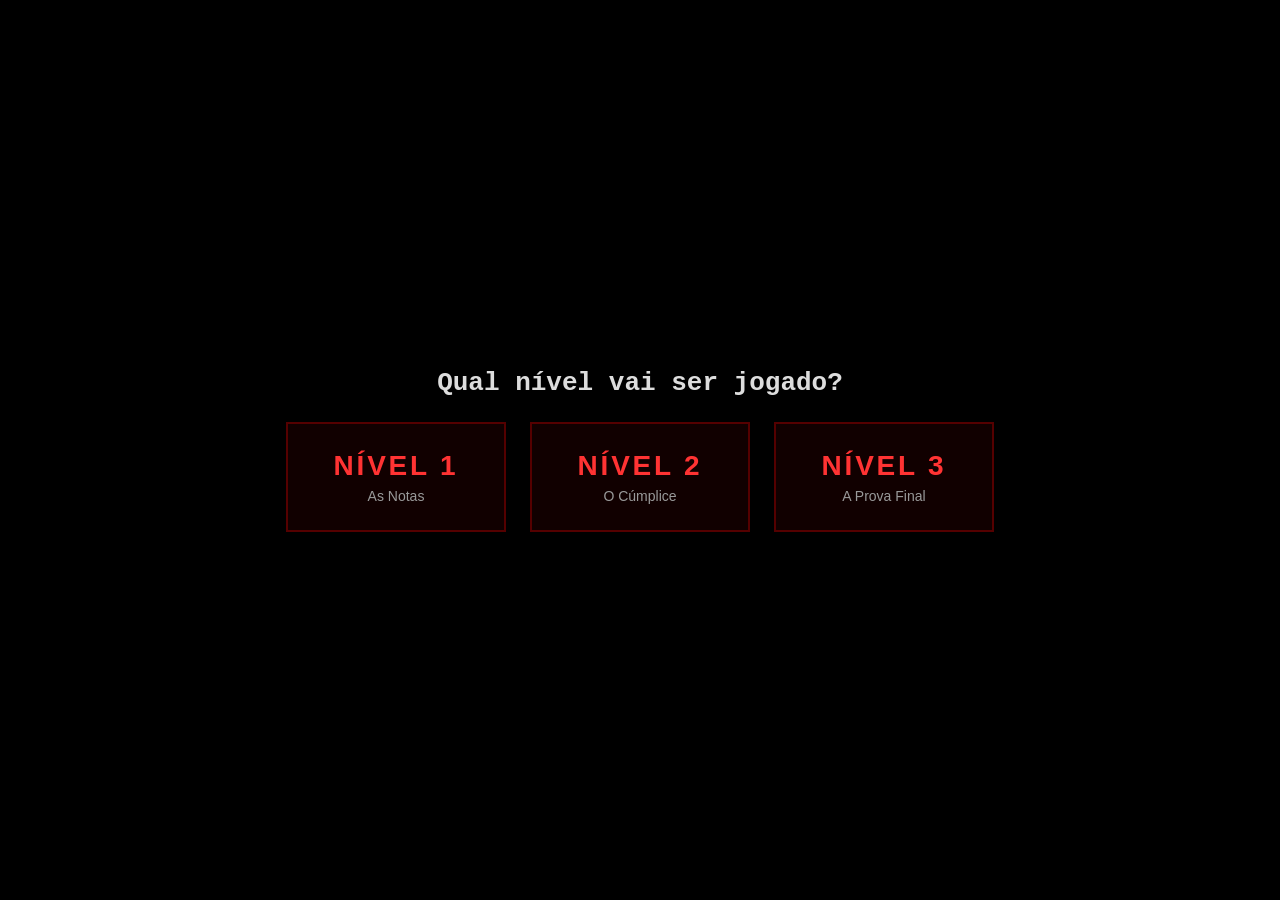
<file: projetor.html>
<!DOCTYPE html>
<html lang="pt-BR">
<head>
<meta charset="UTF-8">
<title>JIGSAW – Projetor</title>
<!-- Tela do PROJETOR (Níveis 1, 2 e 3). Abra no computador do mestre do jogo que está ligado ao projetor.
     Pergunta o nível ao abrir (ou projetor.html?nivel=1, 2 ou 3).
     Cronômetro oficial, punição por resposta errada (jump scare + perde minutos), dicas usadas e vitória.
     Teclas: veja o painel (H mostra/esconde). -->
<link rel="stylesheet" href="css/style.css">
<style>
  body { display: flex; align-items: center; justify-content: center; background: radial-gradient(#200000, #000 70%); font-family: "Courier New", monospace; }
  .pj { text-align: center; }
  .pj svg { height: 34vh; filter: drop-shadow(0 0 30px #f003); }
  .pj-time { font-size: 22vh; font-weight: bold; line-height: 1; color: #fff; text-shadow: 0 0 30px #f00; }
  .pj-time.paused { opacity: .45; }
  .pj-time.danger { color: #f33; animation: blink 1s steps(1) infinite; }
  .pj-sub { color: #f55; letter-spacing: .4em; font-size: 2.4vh; }
  .pj-hints { margin-top: 2vh; color: #bbb; font-size: 3vh; }
  .pj-hints b { color: #fff; }
  #pj-msg { position: fixed; inset: 0; z-index: 9000; display: flex; flex-direction: column; align-items: center; justify-content: center;
    background: #000; text-align: center; }
  #pj-msg h1 { font-size: 11vh; color: #f22; text-shadow: 0 0 30px #f00; letter-spacing: .05em; }
  #pj-msg p { font-size: 4vh; color: #eee; margin-top: 2vh; }
  #pj-msg.win h1 { color: #3f6; text-shadow: 0 0 30px #0f0; }
  #pj-help { position: fixed; left: 16px; bottom: 16px; padding: 12px 16px; background: #111d; border: 1px solid #400; color: #aaa; font-size: 14px; line-height: 1.7; }
  #pj-help b { color: #fff; display: inline-block; min-width: 92px; }
  #pj-choose { position: fixed; inset: 0; z-index: 9500; display: flex; flex-direction: column; align-items: center; justify-content: center; gap: 24px; background: #000; }
  #pj-choose h1 { color: #ddd; font-size: 26px; }
</style>
</head>
<body>
  <div class="pj">
    <svg viewBox="0 0 200 240">
      <ellipse cx="100" cy="120" rx="85" ry="110" fill="#f1ede2"/>
      <ellipse cx="62" cy="95" rx="22" ry="24" fill="#000"/><ellipse cx="138" cy="95" rx="22" ry="24" fill="#000"/>
      <circle cx="62" cy="97" r="5" fill="#f00"/><circle cx="138" cy="97" r="5" fill="#f00"/>
      <circle cx="42" cy="155" r="18" fill="#c00"/><circle cx="158" cy="155" r="18" fill="#c00"/>
      <path d="M76 188 L124 188" stroke="#900" stroke-width="6" stroke-linecap="round"/>
    </svg>
    <div class="pj-sub" id="pj-sub">TEMPO RESTANTE</div>
    <div class="pj-time paused" id="pj-time">30:00</div>
    <div class="pj-hints">Dicas usadas: <b id="pj-hints">0</b> / <span id="pj-max">5</span></div>
  </div>

  <div id="pj-help">
    <div><b>Espaço</b> iniciar / pausar</div>
    <div><b>P</b> punição: resposta errada (susto + −<span class="pen"></span> min)</div>
    <div><b>V</b> vitória (resposta certa)</div>
    <div><b>D / Shift+D</b> +1 / −1 dica usada</div>
    <div><b>↑ / ↓</b> +1 / −1 minuto</div>
    <div><b>R (2x)</b> reiniciar tudo · <b>F</b> tela cheia · <b>H</b> esconder este painel</div>
    <div><b>Ctrl+Shift+1/2/3</b> trocar de nível</div>
  </div>

<script src="js/config.js"></script>
<script src="js/interference.js"></script>
<script src="js/final-scare.js"></script>
<script src="js/level1-data.js"></script>
<script src="js/level2-data.js"></script>
<script src="js/level3-data.js"></script>
<script>
  // Ajustes: projetor.html?nivel=1&min=30&punicao=2&dicas=5
  const Q = new URLSearchParams(location.search);
  const LEVEL = [1, 2, 3].includes(Number(Q.get("nivel"))) ? Number(Q.get("nivel")) : 0; // inválido = pergunta o nível
  const $ = (s) => document.querySelector(s);
  if (!LEVEL) {
    const ch = document.createElement("div");
    ch.id = "pj-choose";
    ch.innerHTML = `<h1>Qual nível vai ser jogado?</h1><div class="level-btns">
      <button data-level="1"><b>NÍVEL 1</b><small>As Notas</small></button>
      <button data-level="2"><b>NÍVEL 2</b><small>O Cúmplice</small></button>
      <button data-level="3"><b>NÍVEL 3</b><small>A Prova Final</small></button></div>`;
    document.body.appendChild(ch);
    ch.querySelectorAll("button").forEach((b) => (b.onclick = () => (location.search = "?nivel=" + b.dataset.level)));
  }
  // Textos e punição de cada nível
  const culprit = L2.suspects.find((s) => s.name.startsWith(L2.culprit)).name;
  const TXT = {
    1: { pen: 2, sub: "NOTAS ZERADAS EM", errs: [["Erro", "SENHA INCORRETA"], ["Sistema", "As notas estão sendo apagadas."]],
      wrong: ["SENHA ERRADA", (p) => `As notas estão caindo. Isso custou <b>${p} minutos</b>.<br>Tentem de novo.`],
      win: ["CORRETO.", `A palavra-chave era <b>${L1.password}</b>.<br>As notas foram salvas... por enquanto.<br><br>— J`],
      lose: ["TEMPO ESGOTADO", "As notas de vocês foram ZERADAS.<br><br>— J"] },
    2: { pen: 5, sub: "TEMPO RESTANTE", errs: [["Erro", "ACUSAÇÃO ERRADA"], ["Sistema", "O cúmplice continua livre."]],
      wrong: ["ACUSAÇÃO ERRADA", (p) => `Vocês acusaram um inocente. Isso custou <b>${p} minutos</b>.<br>Mais uma chance.`],
      win: ["CORRETO.", `Meu cúmplice era <b>${culprit}</b>.<br>Vocês sobreviveram... desta vez.<br><br>— J`],
      lose: ["TEMPO ESGOTADO", "Meu cúmplice continua livre.<br>E vocês continuam aqui.<br><br>— J"] },
    3: { pen: 5, sub: "O VÍRUS APAGA TUDO EM", errs: [["Erro", "KILL SWITCH ERRADO"], ["Sistema", "O vírus está apagando tudo."]],
      wrong: ["KILL SWITCH ERRADO", (p) => `O vírus acelerou. Isso custou <b>${p} minutos</b>.<br>Tentem de novo.`],
      win: ["CORRETO.", `O kill switch era <b>${L3.answer}</b>.<br>Vocês passaram na prova que eu não passei.<br><br>— J`],
      lose: ["TEMPO ESGOTADO", "O vírus apagou tudo.<br>Vocês foram reprovados.<br><br>— J"] }
  }[[1, 2, 3].includes(LEVEL) ? LEVEL : 2];
  const MIN = Number(Q.get("min")) || 30, PEN = Number(Q.get("punicao")) || TXT.pen, MAXH = Number(Q.get("dicas")) || 5;
  $("#pj-sub").textContent = TXT.sub;
  let left = MIN * 60000, running = false, last = 0, hints = 0, over = false, resetArm = 0;

  $("#pj-max").textContent = MAXH;
  document.querySelectorAll(".pen").forEach((e) => (e.textContent = PEN));

  function render() {
    const s = Math.ceil(left / 1000);
    $("#pj-time").textContent = `${String(Math.floor(s / 60)).padStart(2, "0")}:${String(s % 60).padStart(2, "0")}`;
    $("#pj-time").classList.toggle("paused", !running);
    $("#pj-time").classList.toggle("danger", running && left < 5 * 60000);
    $("#pj-hints").textContent = hints;
  }
  // setInterval + Date.now: continua contando mesmo com a janela sem foco
  last = Date.now();
  setInterval(() => {
    const now = Date.now();
    if (running) {
      left = Math.max(0, left - (now - last));
      if (left === 0) timeUp();
    }
    last = now;
    render();
  }, 200);

  function message(title, text, cls = "", ms = 0) {
    $("#pj-msg") && $("#pj-msg").remove();
    const m = document.createElement("div");
    m.id = "pj-msg"; m.className = cls;
    m.innerHTML = `<h1>${title}</h1><p>${text}</p>`;
    document.body.appendChild(m);
    if (ms) setTimeout(() => m.remove(), ms);
  }

  async function punish() {
    if (over || Interference.running || FinalScare.running) return;
    // Resposta final errada: a mesma cena (js/final-scare.js) nos 3 níveis, com as caixas de erro de cada nível.
    // No final "falso_fim", a cena finge que acabou e mostra esta mesma mensagem antes do golpe.
    await FinalScare.play({ errs: TXT.errs, fakeEnd: () => message(TXT.wrong[0], TXT.wrong[1](PEN)) });
    left = Math.max(0, left - PEN * 60000);
    message(TXT.wrong[0], TXT.wrong[1](PEN), "", 5000);
  }
  function victory() {
    if (over) return;
    over = true; running = false;
    message(TXT.win[0], TXT.win[1], "win");
  }
  async function timeUp() {
    if (over) return;
    over = true; running = false;
    await Interference.scare("projetor_tempo");
    message(TXT.lose[0], TXT.lose[1]);
  }

  addEventListener("keydown", (e) => {
    if (e.ctrlKey && e.shiftKey && /^Digit[123]$/.test(e.code)) return (location.search = "?nivel=" + e.code.slice(-1));
    if (!LEVEL) return;
    const k = e.key.toLowerCase();
    if (k !== "r") resetArm = 0;
    if (e.key === " ") { e.preventDefault(); if (!over) running = !running; }
    else if (k === "p") punish();
    else if (k === "v") victory();
    else if (k === "d") hints = Math.max(0, Math.min(MAXH, hints + (e.shiftKey ? -1 : 1)));
    else if (e.key === "ArrowUp") left += 60000;
    else if (e.key === "ArrowDown") left = Math.max(0, left - 60000);
    else if (k === "h") $("#pj-help").classList.toggle("hidden");
    else if (k === "f") document.fullscreenElement ? document.exitFullscreen() : document.documentElement.requestFullscreen().catch(() => {});
    else if (k === "r") {
      if (Date.now() - resetArm < 1500) {
        left = MIN * 60000; running = false; hints = 0; over = false; $("#pj-msg") && $("#pj-msg").remove();
      } else resetArm = Date.now();
    }
    render();
  });
  render();
</script>
</body>
</html>
</file>
<file: css/style.css>
* { box-sizing: border-box; margin: 0; padding: 0; }
html, body { height: 100%; overflow: hidden; background: #000; color: #ddd;
  font-family: "Segoe UI", Tahoma, sans-serif; user-select: none; }
.hidden { display: none !important; }
.center { text-align: center; padding: 30px 10px; }
.muted { color: #888; }

.screen { position: fixed; inset: 0; display: none; }
.screen.active { display: flex; }

/* ---------- Power ---------- */
#screen-power { flex-direction: column; align-items: center; justify-content: center; gap: 20px; }
#power-btn { width: 110px; height: 110px; border-radius: 50%; font-size: 52px; cursor: pointer;
  background: #110000; color: #b00; border: 3px solid #500; transition: .3s; }
#power-btn:hover { color: #f22; border-color: #f22; box-shadow: 0 0 40px #f004; }
.power-hint { color: #555; font-size: 14px; }

/* ---------- Boot ---------- */
#screen-boot { padding: 30px; }
#boot-log { font-family: "Courier New", monospace; font-size: 18px; color: #c8c8c8; line-height: 1.5; }
#boot-log::after { content: "_"; animation: blink 1s steps(1) infinite; }
@keyframes blink { 50% { opacity: 0; } }

/* ---------- Login ---------- */
#screen-login { align-items: center; justify-content: center;
  background: radial-gradient(ellipse at center, #3a0000 0%, #120000 60%, #000 100%); }
.login-box { display: flex; flex-direction: column; align-items: center; gap: 14px; width: 320px; }
.login-box h2 { font-weight: 300; font-size: 28px; color: #eee; }
#login-form { display: flex; width: 100%; }
#login-pass { flex: 1; padding: 10px 12px; font-size: 16px; background: #0008; color: #fff;
  border: 1px solid #600; border-right: 0; outline: none; }
#login-pass:focus { border-color: #c00; }
#login-form button { width: 44px; background: #600; color: #fff; border: 0; font-size: 18px; cursor: pointer; }
#login-form button:hover { background: #a00; }
#login-msg { min-height: 20px; font-size: 15px; }
#login-msg.err { color: #ff4040; }
#login-msg.ok { color: #9f9; }
#hint-btn { background: none; border: 0; color: #a66; cursor: pointer; text-decoration: underline; visibility: hidden; }
#hint-text { color: #ccc; font-style: italic; text-align: center; min-height: 18px; }
.login-clock { position: absolute; bottom: 30px; left: 40px; font-size: 64px; font-weight: 200; color: #fff8; }
.shake { animation: shake .4s; }
@keyframes shake { 20%,60% { transform: translateX(-10px); } 40%,80% { transform: translateX(10px); } }

/* Avatar: boneco Billy em CSS */
.avatar { width: 130px; height: 130px; border-radius: 50%; background: #1a0000; border: 3px solid #700;
  display: flex; align-items: center; justify-content: center; overflow: hidden; }
.puppet { position: relative; width: 70px; height: 92px; background: #f2efe6; border-radius: 45% 45% 40% 40%; }
.puppet .eye { position: absolute; top: 28px; width: 16px; height: 16px; background: #000; border-radius: 50%; }
.puppet .eye::after { content: ""; position: absolute; top: 5px; left: 5px; width: 6px; height: 6px; background: #c00; border-radius: 50%; }
.puppet .eye.l { left: 12px; } .puppet .eye.r { right: 12px; }
.puppet .cheek { position: absolute; top: 52px; width: 16px; height: 16px; border-radius: 50%;
  background: radial-gradient(circle, #e00 0 25%, #d00 26% 100%); }
.puppet .cheek.l { left: 4px; } .puppet .cheek.r { right: 4px; }
.puppet .mouth { position: absolute; bottom: 12px; left: 50%; width: 24px; height: 4px; margin-left: -12px; background: #600; }
.puppet .mouth::before, .puppet .mouth::after { content: ""; position: absolute; top: 4px; width: 2px; height: 14px; background: #333; }
.puppet .mouth::before { left: 2px; } .puppet .mouth::after { right: 2px; }

/* ---------- Desktop ---------- */
#screen-desktop { flex-direction: column; }
#desktop { position: relative; flex: 1; overflow: hidden;
  background:
    radial-gradient(circle at 75% 45%, #5a000088 0, transparent 35%),
    repeating-linear-gradient(45deg, #0000 0 40px, #ffffff05 40px 41px),
    linear-gradient(160deg, #1c0000, #050000 70%); }
#desktop::after { content: "VIVER OU MORRER"; position: absolute; right: 5%; bottom: 8%;
  font-size: 5vw; font-weight: 900; letter-spacing: .2em; color: #ffffff08; pointer-events: none; }
#icons { position: absolute; top: 10px; left: 10px; bottom: 10px; display: flex; flex-direction: column; flex-wrap: wrap; gap: 6px; align-content: flex-start; }
.icon { width: 88px; padding: 6px 4px; display: flex; flex-direction: column; align-items: center; gap: 4px;
  border: 1px solid transparent; border-radius: 3px; cursor: pointer; text-align: center; }
.icon:hover { background: #ffffff14; }
.icon.sel { background: #b0000044; border-color: #b0000088; }
.icon .ico { font-size: 40px; filter: drop-shadow(0 2px 3px #000); }
.icon .lbl { font-size: 13px; color: #fff; text-shadow: 0 1px 2px #000, 0 0 4px #000; word-break: break-word; }
.icon.locked .ico { filter: grayscale(1) brightness(.6); }
.icon.locked .lbl::before { content: "🔒 "; }

/* ---------- Janelas ---------- */
.window { position: absolute; display: flex; flex-direction: column; background: #161616;
  border: 1px solid #500; box-shadow: 0 10px 40px #000c; min-width: 220px; min-height: 120px; resize: both; overflow: hidden; }
.window.min { display: none; }
.window.max { left: 0 !important; top: 0 !important; width: 100% !important; height: 100% !important; resize: none; }
.titlebar { display: flex; align-items: center; justify-content: space-between; height: 32px; padding-left: 10px;
  background: linear-gradient(#3a0000, #250000); cursor: move; flex-shrink: 0; }
.titlebar .t { font-size: 13px; white-space: nowrap; overflow: hidden; text-overflow: ellipsis; }
.titlebar .btns { display: flex; height: 100%; }
.titlebar button { width: 42px; height: 100%; background: none; border: 0; color: #ccc; font-size: 14px; cursor: pointer; }
.titlebar button:hover { background: #ffffff1a; }
.titlebar .b-close:hover { background: #c00; color: #fff; }
.content { flex: 1; overflow: auto; position: relative; }
.notepad { white-space: pre-wrap; font-family: "Courier New", monospace; font-size: 15px; padding: 16px;
  background: #f4f1e8; color: #111; min-height: 100%; user-select: text; }
.denied-msg { color: #f33; font-size: 22px; font-weight: bold; line-height: 1.6; }
.denied-msg small { color: #999; font-size: 13px; font-weight: normal; }

/* ---------- Taskbar ---------- */
#taskbar { height: 42px; display: flex; align-items: stretch; background: #0b0b0bee; border-top: 1px solid #400; z-index: 9000; }
#start-btn { padding: 0 16px; background: #400; color: #fff; border: 0; font-weight: bold; cursor: pointer; }
#start-btn:hover { background: #700; }
#task-items { flex: 1; display: flex; gap: 2px; padding: 4px; overflow: hidden; }
.task { max-width: 180px; padding: 0 12px; background: #1c1c1c; color: #ccc; border: 0; border-bottom: 2px solid transparent;
  cursor: pointer; white-space: nowrap; overflow: hidden; text-overflow: ellipsis; font-size: 13px; }
.task.active { background: #2a0a0a; border-bottom-color: #c00; color: #fff; }
#timer { display: flex; align-items: center; padding: 0 14px; font-family: "Courier New", monospace; font-size: 18px; font-weight: bold; color: #f55; }
#timer:empty { display: none; }
#timer.danger { animation: blink 1s steps(1) infinite; color: #f00; }
#clock { display: flex; align-items: center; padding: 0 14px; font-size: 14px; color: #aaa; }

#start-menu { position: absolute; left: 0; bottom: 42px; width: 260px; background: #111; border: 1px solid #400; z-index: 9001; display: flex; flex-direction: column; }
.start-header { padding: 14px; background: #2a0000; font-weight: bold; }
#start-apps { display: flex; flex-direction: column; padding: 6px 0; }
#start-menu button { text-align: left; padding: 10px 16px; background: none; border: 0; color: #ddd; cursor: pointer; font-size: 14px; }
#start-menu button:hover { background: #400; }
#lock-btn { border-top: 1px solid #300 !important; }

/* ---------- Extras ---------- */
#toasts { position: fixed; right: 16px; bottom: 56px; z-index: 9500; display: flex; flex-direction: column; align-items: flex-end; gap: 8px; pointer-events: none; }
.toast { padding: 12px 18px; background: #1a0000; border: 1px solid #a00;
  color: #fff; z-index: 9500; animation: toast .3s; }
@keyframes toast { from { transform: translateY(20px); opacity: 0; } }
#gameover { position: fixed; inset: 0; z-index: 99999; display: flex; align-items: center; justify-content: center;
  background: #000e; color: #f00; font-size: 6vw; font-weight: 900; text-align: center; letter-spacing: .05em;
  animation: blink 1.2s steps(1) infinite; }

/* ---------- Arquivo bloqueado / senha revelada ---------- */
.lock-screen { display: flex; flex-direction: column; align-items: center; gap: 10px; padding: 30px 20px; text-align: center; }
.lock-ico { font-size: 44px; }
.lock-screen h3 { color: #f33; letter-spacing: .1em; }
.lock-screen p { color: #aaa; font-size: 14px; }
.lock-screen input { width: 220px; padding: 9px; font-size: 16px; text-align: center; background: #000; color: #fff; border: 1px solid #700; outline: none; }
.lock-msg { color: #f44 !important; min-height: 18px; }
.reveal { position: absolute; inset: 0; z-index: 50; display: flex; align-items: center; justify-content: center;
  text-align: center; background: #000d; animation: toast .4s; }
.reveal small { color: #0f0; letter-spacing: .3em; }
.reveal .code { font-family: "Courier New", monospace; font-size: 44px; font-weight: bold; color: #fff;
  margin: 10px 0; padding: 8px 24px; border: 2px solid #0f0; text-shadow: 0 0 12px #0f0; }
.reveal p { color: #ccc; }

/* ---------- Terminal ---------- */
.term { position: relative; height: 100%; display: flex; flex-direction: column; background: #050805;
  font-family: "Courier New", monospace; font-size: 15px; color: #33ff66; text-shadow: 0 0 4px #33ff6688; }
.term::after { content: ""; position: absolute; inset: 0; pointer-events: none;
  background: repeating-linear-gradient(#0000 0 2px, #0003 2px 3px); }
.term-out { flex: 1; overflow-y: auto; padding: 12px 14px 0; white-space: pre-wrap; user-select: text; }
.term-line { display: flex; padding: 2px 14px 12px; }
.term-line.busy { opacity: .3; }
.term-prompt { white-space: pre; color: #8f8; }
.term-line input { flex: 1; background: none; border: 0; outline: none; color: #fff; font: inherit; caret-color: #3f6; }
.term .cmd { color: #cfc; }
.term .dim { color: #2a9a4a; }
.term .hl { color: #fff; font-weight: bold; }
.term .ok { color: #7fff7f; font-weight: bold; }
.term .err { color: #ff4d4d; text-shadow: 0 0 4px #f008; }
.term .warn { color: #ffd23f; }
.term .tip { color: #6cf; text-shadow: none; }
.term .villain { color: #ff2a2a; font-weight: bold; letter-spacing: .05em; text-shadow: 0 0 8px #f00; }
.term-trace { display: flex; align-items: center; gap: 10px; padding: 6px 14px; background: #200; color: #f66; font-size: 12px; text-shadow: none; }
.term-trace .bar { flex: 1; height: 8px; background: #400; }
.term-trace .bar i { display: block; height: 100%; width: 0; background: #f33; transition: width 1s linear; }
.term-trace.hot { animation: blink .8s steps(1) infinite; }

/* cmd do Windows (terminal do Nível 2) */
.term.wincmd { background: #0c0c0c; color: #cccccc; text-shadow: none; font-family: Consolas, "Courier New", monospace; }
.term.wincmd::after { display: none; }
.term.wincmd .term-prompt, .term.wincmd .cmd { color: #cccccc; }
.term.wincmd input { caret-color: #ccc; }
.term.wincmd .dim { color: #8a8a8a; }

/* ---------- Painel de fios ---------- */
.wires { height: 100%; display: flex; flex-direction: column; background: #121417; font-family: "Courier New", monospace; color: #bbb; }
.w-head, .w-foot { display: flex; justify-content: space-between; align-items: center; gap: 10px; padding: 8px 14px; background: #0a0b0d; font-size: 13px; }
.w-status b { color: #f33; }
.wires.powered .w-status b { color: #3f6; }
.w-body { flex: 1; display: flex; min-height: 0; }
.w-board { position: relative; flex: 1; display: flex; justify-content: space-between; padding: 16px 20px;
  background: radial-gradient(#1c2a1c 1px, transparent 1px) 0 0/14px 14px, #0f1a12; border-right: 2px solid #000; touch-action: none; }
.w-svg { position: absolute; inset: 0; width: 100%; height: 100%; pointer-events: none; overflow: visible; }
.w-wire { fill: none; stroke-width: 9; stroke-linecap: round; filter: drop-shadow(0 3px 2px #000a); }
.w-wire.bad { stroke: #fff !important; animation: blink .15s steps(1) infinite; }
.w-col { display: flex; flex-direction: column; justify-content: space-around; z-index: 1; }
.w-port, .w-pin { display: flex; align-items: center; gap: 10px; font-size: 14px; font-weight: bold; }
.w-port { cursor: grab; }
.w-port.done { cursor: default; opacity: .7; }
.w-plug { width: 26px; height: 26px; border-radius: 50%; border: 3px solid #555; background: #2a2a2a; box-shadow: inset 0 0 6px #000; }
.w-port:not(.done):hover .w-plug, .w-port.active .w-plug { border-color: #fff; box-shadow: 0 0 10px #fff8; }
.w-pin .w-label { background: #000; padding: 3px 8px; border: 1px solid #333; min-width: 70px; text-align: center; }
.w-pin.done .w-label { color: #3f6; border-color: #3f6; }
.w-pin.spark .w-plug { background: #fff; box-shadow: 0 0 20px #ff0, 0 0 40px #f80; }
.wires.shock { animation: shake .3s; }
.wires.powered .w-board { box-shadow: inset 0 0 60px #3f63; }
.w-manual { width: 200px; padding: 12px; background: #e9e2cc; color: #222; font-size: 12px; overflow-y: auto; }
.w-manual h4 { margin-bottom: 6px; }
.w-manual table { width: 100%; margin: 8px 0; border-collapse: collapse; }
.w-manual td { padding: 3px 2px; border-bottom: 1px dashed #998; }
.w-manual td i { display: inline-block; width: 10px; height: 10px; margin-right: 5px; border: 1px solid #000; vertical-align: middle; }
.w-warn { color: #a00; font-weight: bold; }
.w-meter { flex: 1; height: 10px; background: #222; border: 1px solid #333; }
.w-meter i { display: block; height: 100%; width: 0; background: linear-gradient(90deg, #f33, #fc3, #3f6); transition: width .4s; }
.w-shorts { color: #f80; }
@media (max-width: 640px) { .w-manual { display: none; } }

/* ---------- Diálogos ---------- */
.dialog-overlay { position: fixed; inset: 0; z-index: 9800; display: flex; align-items: center; justify-content: center; background: #0008; }
.dialog { width: min(440px, 92vw); background: #161616; border: 1px solid #700; box-shadow: 0 10px 60px #000; }
.dialog .titlebar { cursor: default; padding-right: 10px; }
.dialog-body { display: flex; gap: 16px; align-items: flex-start; padding: 20px; }
.dialog-ico { font-size: 38px; line-height: 1; }
.dialog-text { font-size: 15px; line-height: 1.5; color: #ddd; }
.dialog-input { display: block; width: calc(100% - 40px); margin: 0 20px; padding: 9px; font-size: 16px; background: #000; color: #fff; border: 1px solid #700; outline: none; }
.dialog-msg { min-height: 0; margin: 0 20px; color: #f44; font-size: 14px; }
.dialog-btns { display: flex; justify-content: flex-end; gap: 8px; padding: 14px 20px 16px; }
.dialog-btns button { min-width: 90px; padding: 8px 14px; background: #2a2a2a; color: #ddd; border: 1px solid #444; cursor: pointer; }
.dialog-btns button:hover { background: #3a3a3a; }
.dialog-btns button.primary { background: #700; border-color: #a00; color: #fff; }
.dialog-btns button.primary:hover { background: #a00; }
.dialog.danger { border-color: #f00; box-shadow: 0 0 40px #f004; }
.dialog.danger .titlebar { background: linear-gradient(#a00, #600); }
.icon.appear { animation: appear 1.2s; }
@keyframes appear { 0% { transform: scale(0); } 60% { transform: scale(1.3); } 100% { transform: scale(1); } }

/* ---------- Interferência do hacker ---------- */
#hack-layer { position: fixed; inset: 0; z-index: 99990; overflow: hidden; cursor: none; }
#hack-layer.dark { background: #000; }
#hack-layer.glitch { animation: glitch .12s steps(2) infinite; }
@keyframes glitch { 0% { transform: translate(6px, -4px); filter: hue-rotate(90deg) invert(0); } 50% { transform: translate(-8px, 5px); filter: invert(1); } 100% { transform: translate(3px, 2px); filter: saturate(4) hue-rotate(-60deg); } }
body.hacked #screen-desktop { animation: glitch .4s steps(2) infinite; }
.hack-warn { position: absolute; inset: 0; display: flex; align-items: center; justify-content: center; text-align: center;
  background: #300c; color: #f00; font: 900 8vw/1.1 "Courier New", monospace; animation: blink .3s steps(1) infinite; }
.hack-warn small { font-size: 3vw; color: #fff; }
.hack-cmd { position: absolute; height: 260px; background: #000; border: 1px solid #888; box-shadow: 0 8px 30px #000; animation: pop .1s; }
.hack-cmd pre { height: calc(100% - 24px); overflow: hidden; padding: 6px; color: #ccc; font: 13px "Courier New", monospace; white-space: pre-wrap; }
.hack-bar { height: 24px; padding: 3px 8px; background: #fff; color: #000; font: 12px "Segoe UI", sans-serif; display: flex; justify-content: space-between; }
.hack-bar.red { background: #c00; color: #fff; }
.hack-err { position: absolute; width: 340px; background: #f0f0f0; color: #000; border: 1px solid #c00; box-shadow: 0 8px 30px #000a; animation: pop .1s; font-family: "Segoe UI", sans-serif; }
.hack-err-body { display: flex; gap: 12px; align-items: center; padding: 16px; font-size: 14px; }
.hack-err-body b { width: 32px; height: 32px; flex-shrink: 0; border-radius: 50%; background: #d00; color: #fff; display: flex; align-items: center; justify-content: center; }
.hack-err-btn { text-align: right; padding: 0 12px 10px; }
.hack-err-btn button { padding: 3px 22px; }
@keyframes pop { from { transform: scale(.6); opacity: 0; } }
/* Susto (golpe): a máscara já surge grande e vem para cima (sc-zoom), treme e dá espasmos (sc-shake), a imagem
   entorta em quadros (sc-frame) e rasga em fatias (sc-slice), com cores separadas, linhas de TV e bordas escuras (::after),
   um clarão vermelho no primeiro instante (::before; desligue com CONFIG.scareStrobe = false), a mandíbula cai (jf-jaw)
   e as pupilas piscam (sc-eye). Termina num corte seco para o preto (js). */
.hack-scare { position: absolute; inset: 0; background: #000; display: flex; align-items: center; justify-content: center; overflow: hidden; animation: scFlicker .09s steps(2) infinite; }
.hack-scare::before { content: ""; position: absolute; inset: 0; z-index: 2; pointer-events: none; background: #f00; mix-blend-mode: screen; animation: scStrobe .45s steps(1) forwards; }
.hack-scare.nostrobe { animation: none; }
.hack-scare.nostrobe::before { display: none; }
.hack-scare::after { content: ""; position: absolute; inset: 0; z-index: 3; pointer-events: none;
  background: repeating-linear-gradient(0deg, #0000 0 2px, #0006 2px 4px), radial-gradient(ellipse at center, #0000 40%, #000d 100%); }
.hack-scare .sc-zoom { transform-origin: 50% 52%; animation: scZoom 2.4s linear forwards; will-change: transform; }
.hack-scare .sc-shake { position: relative; animation: scShake .05s steps(1) infinite, scTwitch 1.1s linear infinite; }
.hack-scare .sc-frame { animation: scFrame .26s steps(1) infinite; }
.hack-scare .sc-slice { position: absolute; inset: 0; pointer-events: none; }
.hack-scare .sc-slice.a { animation: scSliceA .31s steps(1) infinite; }
.hack-scare .sc-slice.b { animation: scSliceB .23s steps(1) infinite; }
.hack-scare svg, .hack-scare img { display: block; height: 100vh; max-width: 100vw; object-fit: cover; overflow: visible; animation: scRgb .11s steps(2) infinite; }
.hack-scare .sc-eye { transform-box: fill-box; transform-origin: center; animation: scEye .16s steps(2) infinite; }
.hack-scare .jf-socket { transform-box: fill-box; transform-origin: center; animation: scSocket .19s steps(2) infinite; }
/* a mandíbula despenca no primeiro instante e depois fica batendo */
.hack-scare .jf-jaw { animation: jfJaw .11s cubic-bezier(.2,1.7,.4,1) both, jfChatter .07s steps(2) .11s infinite; }
@keyframes jfJaw { from { transform: translateY(-22px); } to { transform: translateY(17px); } }
@keyframes jfChatter { 0% { translate: 0 0; } 100% { translate: 0 4px; } }
/* já nasce grande, estoura para a frente em 2 quadros, recua um pouco e continua chegando perto até o fim */
@keyframes scZoom { 0% { transform: scale(.95); } 3% { transform: scale(1.55); } 8% { transform: scale(1.08); } 100% { transform: scale(1.38); } }
@keyframes scShake { 0% { translate: -11px 6px; } 20% { translate: 10px -9px; } 40% { translate: -7px -4px; } 60% { translate: 12px 8px; } 80% { translate: -4px 10px; } 100% { translate: 5px -3px; } }
@keyframes scTwitch { 0%, 28% { rotate: 0deg; scale: 1; } 30% { rotate: -9deg; scale: 1.08; } 33% { rotate: 7deg; scale: 1.02; } 36%, 66% { rotate: 1deg; scale: 1; }
  68% { rotate: 11deg; scale: 1.1; } 71% { rotate: -6deg; scale: 1.04; } 74%, 100% { rotate: 0deg; scale: 1; } }
@keyframes scFrame { 0% { transform: none; } 22% { transform: skewX(5deg) scaleY(1.07); } 45% { transform: none; } 62% { transform: scaleX(1.09) skewX(-4deg); } 80% { transform: scaleY(.95) skewY(2deg); } }
@keyframes scSliceA { 0% { clip-path: inset(14% 0 79% 0); translate: 46px 0; } 25% { clip-path: inset(47% 0 44% 0); translate: -64px 0; }
  50% { clip-path: inset(71% 0 20% 0); translate: 34px 0; } 75% { clip-path: inset(31% 0 63% 0); translate: -28px 0; } }
@keyframes scSliceB { 0% { clip-path: inset(58% 0 36% 0); translate: -38px 0; } 33% { clip-path: inset(6% 0 88% 0); translate: 52px 0; } 66% { clip-path: inset(84% 0 9% 0); translate: -44px 0; } }
@keyframes scRgb { 0% { filter: drop-shadow(9px 0 0 #f00c) drop-shadow(-9px 0 0 #0ffa) contrast(1.3); } 100% { filter: drop-shadow(-6px 2px 0 #f00c) drop-shadow(7px -2px 0 #0ffa) brightness(1.3); } }
@keyframes scEye { 0% { opacity: 1; transform: scale(1.5); } 100% { opacity: .3; transform: scale(.6); } }
@keyframes scSocket { 0% { scale: 1; } 100% { scale: 1.1 1.14; } }
@keyframes scStrobe { 0% { opacity: .9; } 12% { opacity: 0; } 24% { opacity: .7; } 36% { opacity: 0; } 50% { opacity: .5; } 62%, 100% { opacity: 0; } }
@keyframes scFlicker { 0% { filter: brightness(1); } 100% { filter: brightness(1.25) contrast(1.15); } }
/* réplica: a máscara pisca na tela por uma fração de segundo, já colada */
.hack-scare.after { animation: none; }
.hack-scare.after::before { display: none; }
.hack-scare.after .sc-zoom { animation: none; transform: scale(1.45); }
.hack-scare.after .jf-jaw { animation: jfChatter .07s steps(2) infinite; transform: translateY(17px); }
/* compatibilidade com a cena final */
@keyframes scareShake { 0% { translate: -8px 4px; } 50% { translate: 8px -6px; } 100% { translate: -4px -2px; } }

/* ---------- Registro de tempo ---------- */
table.pl { border-collapse: collapse; margin-bottom: 8px; }
table.pl td, table.pl th { padding: 3px 10px; border-bottom: 1px solid #333; text-align: left; }
.rs-hints { margin: 0 auto 14px; padding: 10px 18px; max-width: 560px; text-align: left; border: 1px solid #500; background: #120000; color: #bbb; line-height: 1.7; }
.rs-hints b { color: #fff; }

/* ===================== NÍVEL 2 ===================== */
.l2-cards { display: grid; grid-template-columns: repeat(auto-fill, minmax(200px, 1fr)); gap: 12px; padding: 14px; }
.l2-card { background: #161616; border: 1px solid #400; padding: 12px; text-align: center; }
.l2-card b { display: block; color: #fff; }
.l2-card small { color: #f77; }
.l2-card p { color: #bbb; font-size: 13px; margin: 8px 0 0; }
.l2-ava { font-size: 44px; line-height: 1.2; }
.l2-ava.sm { font-size: 32px; }
.l2-dep { padding: 14px; }
.l2-quote { display: flex; gap: 12px; align-items: flex-start; padding: 10px; margin-bottom: 10px; background: #151515; border-left: 3px solid #a00; }
.l2-quote b { color: #fff; }
.l2-quote p { margin: 4px 0 0; color: #ccc; font-style: italic; }
.l2-rule { color: #f55; text-align: center; font-weight: bold; }
.l2-msg { min-height: 20px; color: #ff6b6b; }
.l2-msg.ok, .l2-after .ok { color: #3f6; }
.l2-note { color: #999; font-size: 13px; }
.l2-tab { border-collapse: collapse; width: 100%; font-family: "Courier New", monospace; font-size: 14px; }
.l2-tab th, .l2-tab td { border-bottom: 1px solid #333; padding: 5px 8px; text-align: left; }
.l2-tab th { color: #f66; }
.l2-tab tr.bad td { color: #f33; }
.l2-bit { display: inline-block; width: 18px; text-align: center; font-weight: bold; }
.l2-bit.b1 { color: #3f6; } .l2-bit.b0 { color: #777; }

/* fechadura.exe */
.l2-lock { display: flex; gap: 18px; padding: 14px; height: 100%; box-sizing: border-box; overflow: auto; }
.l2-lock-l { flex: 1.2; } .l2-lock-r { flex: 1; }
.l2-lock h3 { margin: 0 0 10px; color: #f66; font-size: 15px; }
.l2-circ { display: grid; grid-template-columns: 1fr 1fr 1fr; grid-template-rows: auto auto auto; gap: 10px; align-items: center;
  padding: 12px; background: #0b0f0b; border: 1px solid #1f3a1f; font-family: "Courier New", monospace; }
.l2-in { grid-column: 1; padding: 6px 8px; border: 1px solid #2a5; color: #3f6; font-weight: bold; }
.l2-in small { display: block; color: #8a8; font-weight: normal; font-size: 11px; }
.l2-in.c { grid-row: 3; }
.l2-gate { padding: 8px; border: 2px dashed #a60; text-align: center; color: #fc6; }
.l2-gate span { display: block; font-weight: bold; }
.l2-gate select, .l2-after select { margin-top: 4px; background: #000; color: #fff; border: 1px solid #a60; padding: 4px; font: inherit; }
.l2-gate.g1 { grid-column: 2; grid-row: 1 / 3; }
.l2-gate.g2 { grid-column: 3; grid-row: 2 / 4; }
.l2-out { grid-column: 3; grid-row: 1; text-align: center; font-size: 18px; color: #fff; }
.l2-formula { font-family: "Courier New", monospace; color: #ccc; }
.l2-after { margin-top: 10px; padding: 10px; background: #111; border: 1px solid #333; }
.l2-after label { margin-right: 10px; }

/* limpeza.c */
.l2-code { height: 100%; display: flex; flex-direction: column; background: #1e1e1e; }
.l2-code-bar { display: flex; justify-content: space-between; align-items: center; padding: 6px 10px; background: #2d2d2d; color: #ccc; font-size: 13px; }
.l2-code-bar button { background: #0e639c; color: #fff; border: 0; padding: 5px 12px; cursor: pointer; }
.l2-code pre { flex: 1; margin: 0; padding: 12px; overflow: auto; color: #d4d4d4; font: 15px Consolas, "Courier New", monospace; user-select: text; }
.l2-code .ln { color: #6e7681; margin-right: 14px; user-select: none; }
.l2-console { padding: 8px 12px; background: #000; color: #ccc; font: 13px Consolas, monospace; min-height: 40px; }
.l2-console .err { color: #f55; }

/* chat */
.l2-chat { padding: 0 0 12px; background: #0f1418; height: 100%; overflow: auto; box-sizing: border-box; }
.l2-chat-h { position: sticky; top: 0; padding: 10px 14px; background: #1c2a33; color: #fff; font-weight: bold; }
.l2-chat-h small { display: block; color: #9ab; font-weight: normal; }
.l2-msgc { margin: 8px 14px; padding: 8px 10px; background: #1f2c34; border-radius: 6px; color: #e6e6e6; max-width: 85%; }
.l2-msgc small { color: #6fc3ff; }
.l2-sys { margin: 10px auto; text-align: center; color: #fc6; font-size: 13px; }

/* cameras.exe */
.l2-cam { padding: 14px; }
.l2-cam-screen { height: 220px; display: flex; align-items: center; justify-content: center; padding: 14px; text-align: center;
  background: #050505; border: 2px solid #333; color: #9f9; font-family: "Courier New", monospace; box-shadow: inset 0 0 40px #000; }
.l2-cam-screen small { color: #f33; }
.l2-cam-screen .err { color: #f33; font-weight: bold; }
.l2-cam-screen.noise { background: repeating-linear-gradient(0deg, #111 0 2px, #333 2px 4px); animation: glitch .12s steps(2) infinite; }
.l2-cam-f, .l2-net-f { display: flex; gap: 8px; align-items: center; margin-top: 10px; flex-wrap: wrap; }
.l2-cam-f input, .l2-net-f input { padding: 7px; background: #000; color: #fff; border: 1px solid #700; font: 16px "Courier New", monospace; }
.l2-cam-f input { width: 80px; text-align: center; }
.l2-net-f input { width: 230px; }
.l2-cam-hist div, .l2-net-res div { padding: 4px 0; border-bottom: 1px solid #222; color: #ccc; font-size: 13px; }
.l2-cam-hist b { color: #9f9; margin-right: 6px; }

/* email */
.l2-mail { display: flex; height: 100%; }
.l2-mail-list { width: 260px; border-right: 1px solid #333; overflow: auto; }
.l2-mail-i { padding: 10px; border-bottom: 1px solid #222; cursor: pointer; }
.l2-mail-i:hover, .l2-mail-i.sel { background: #2a0a0a; }
.l2-mail-i b, .l2-mail-i span, .l2-mail-i small { display: block; }
.l2-mail-i span { color: #ccc; font-size: 13px; } .l2-mail-i small { color: #888; font-size: 11px; }
.l2-mail-body { flex: 1; padding: 14px; overflow: auto; }
.l2-mail-body h3 { margin: 0 0 4px; }
.l2-mail-body pre { white-space: pre-wrap; font: 15px "Courier New", monospace; color: #ddd; }
.l2-mail-body small { color: #999; }
.mail-text { margin-top: 14px; padding-top: 12px; border-top: 1px solid #333; color: #ddd; font: 15px/1.6 Arial, sans-serif; }
.mail-text p { margin: 0 0 12px; }

/* rede.exe */
.l2-net { padding: 14px; }
.l2-net h3 { margin: 0 0 10px; color: #6cf; font-size: 15px; }
.l2-net code, .l2-net-res code { color: #fc6; }
.l2-lock button.primary, .l2-cam button.primary, .l2-net button.primary { padding: 7px 16px; background: #700; color: #fff; border: 1px solid #a00; cursor: pointer; font: inherit; }
.l2-lock button.primary:hover, .l2-cam button.primary:hover, .l2-net button.primary:hover { background: #a00; }
.l2-lock button:disabled { opacity: .5; cursor: default; }

/* ---------- Escolha do nível ---------- */
#screen-level { flex-direction: column; align-items: center; justify-content: center; gap: 28px; }
#screen-level h1 { color: #ddd; font-size: 26px; letter-spacing: .05em; }
.level-btns { display: flex; gap: 24px; flex-wrap: wrap; justify-content: center; }
.level-btns button { width: 220px; padding: 26px 16px; cursor: pointer; background: #110000; color: #ddd; border: 2px solid #500; transition: .2s; }
.level-btns button:hover { border-color: #f22; box-shadow: 0 0 30px #f004; color: #fff; }
.level-btns b { display: block; font-size: 28px; color: #f33; letter-spacing: .1em; }
.level-btns small { display: block; margin-top: 6px; color: #999; font-size: 14px; }

/* ---------- Susto em vídeo e efeitos leves dos erros ---------- */
.hack-scare.video { animation: none; }
.hack-scare.video .sc-shake { animation: scShake .07s steps(1) infinite; } /* vídeo: só um tremor leve, o vídeo já tem o próprio movimento */
.hack-scare.video video { display: block; width: 100vw; height: 100vh; object-fit: cover; }
.mini-fx { position: fixed; inset: 0; z-index: 99985; pointer-events: none; }
.mini-fx.flash { background: #f00; animation: miniFlash .45s forwards; }
/* "rasgo": susto rápido sem máscara — faixas vermelhas cortando a tela, imagem invertida e tremendo (som: guincho curto) */
.mini-fx.tear { background: linear-gradient(0deg, #0000 0 12%, #f00d 12% 13.5%, #0000 13.5% 31%, #fffa 31% 31.4%, #0000 31.4% 47%, #000d 47% 55%,
    #0000 55% 68%, #f00b 68% 71%, #0000 71% 86%, #fff8 86% 86.3%, #0000 86.3%);
  backdrop-filter: contrast(2) saturate(4) hue-rotate(150deg); animation: miniTear .06s steps(1) infinite, miniTearOut .65s forwards; }
@keyframes miniTear { 0% { translate: -18px 0; background-position: 0 0; } 33% { translate: 24px 3px; background-position: 0 -90px; }
  66% { translate: -9px -4px; background-position: 0 140px; } 100% { translate: 14px 2px; background-position: 0 40px; } }
@keyframes miniTearOut { 0%, 75% { opacity: 1; } 100% { opacity: 0; } }
.mini-fx.glitch { background: repeating-linear-gradient(0deg, #0000 0 3px, #f002 3px 5px); animation: glitch .1s steps(2) infinite; backdrop-filter: invert(.15) hue-rotate(40deg); }
.mini-fx.whisper { display: flex; align-items: center; justify-content: center; font: bold 46px "Courier New", monospace; color: #f22;
  text-shadow: 0 0 18px #f00; animation: miniWhisper 1.8s forwards; }
/* "espiada": a máscara entra em silêncio por um canto da tela, olha e some */
.mini-fx.peek { overflow: hidden; }
.mini-fx.peek svg { position: absolute; height: 78vh; overflow: visible; filter: drop-shadow(0 0 40px #000); }
.mini-fx.peek .jf-jaw { transform: translateY(-20px); } /* boca fechada: só olhando */
.mini-fx.peek .sc-eye { transform-box: fill-box; transform-origin: center; animation: scEye .5s steps(2) infinite; }
.mini-fx.peek.pl svg { left: 0; top: 12vh; animation: peekL 2.1s ease-in-out forwards; }
.mini-fx.peek.pr svg { right: 0; top: 8vh; animation: peekR 2.1s ease-in-out forwards; }
.mini-fx.peek.pb svg { left: 30vw; bottom: 0; animation: peekB 2.1s ease-in-out forwards; }
@keyframes peekL { 0%, 100% { transform: translateX(-105%) rotate(14deg); } 22%, 72% { transform: translateX(-52%) rotate(14deg); } }
@keyframes peekR { 0%, 100% { transform: translateX(105%) rotate(-14deg); } 22%, 72% { transform: translateX(52%) rotate(-14deg); } }
@keyframes peekB { 0%, 100% { transform: translateY(105%); } 22%, 72% { transform: translateY(58%); } }
@keyframes miniFlash { from { opacity: .55; } to { opacity: 0; } }
@keyframes miniWhisper { 0% { opacity: 0; letter-spacing: .6em; } 20%, 70% { opacity: .9; } 100% { opacity: 0; letter-spacing: .1em; } }

/* ===================== NÍVEL 1 ===================== */
.l1-notas { height: 100%; display: flex; flex-direction: column; background: #f3f5f8; color: #222; }
.l1-notas-h { display: flex; justify-content: space-between; align-items: center; padding: 10px 14px; background: #1f4e79; color: #fff; }
.l1-notas-h span { font-size: 13px; opacity: .85; }
.l1-notas-body { flex: 1; display: flex; gap: 14px; padding: 14px; overflow: auto; }
.l1-notas .l2-tab { flex: 1; color: #222; }
.l1-notas .l2-tab th { color: #1f4e79; }
.l1-blur { filter: blur(3px); color: #999; }
.l1-lock { width: 280px; padding: 16px; text-align: center; background: #fff; border: 2px solid #b00; }
.l1-lock-ico { font-size: 40px; }
.l1-lock h3 { color: #b00; margin: 4px 0 10px; letter-spacing: .08em; }
.l1-lock form { display: flex; gap: 6px; }
.l1-lock input { flex: 1; padding: 7px; border: 1px solid #aaa; font: inherit; }
.l1-lock form button { padding: 7px 10px; background: #1f4e79; color: #fff; border: 0; cursor: pointer; }
.l1-lock .l2-msg { color: #b00; font-size: 13px; }
.l1-forgot { background: none; border: 0; color: #1f4e79; text-decoration: underline; cursor: pointer; font: inherit; font-size: 13px; }
.l1-hint { margin-top: 8px; padding: 8px; background: #fff7d6; border: 1px solid #e5c84d; font-size: 14px; }
.l1-sec { display: flex; flex-direction: column; gap: 6px; margin-top: 6px; text-align: left; font-size: 13px; }
.l1-sec input { display: block; width: 100%; margin-top: 2px; padding: 5px; border: 1px solid #aaa; font: inherit; }
.l1-sec button { padding: 6px; background: #1f4e79; color: #fff; border: 0; cursor: pointer; }
.l1-sec-msg { margin: 6px 0 0; color: #b00; font-size: 13px; }
.l1-attach { margin-top: 8px; padding: 6px 10px; background: #222; color: #ddd; border: 1px solid #444; cursor: pointer; }
.l1-att { margin-top: 8px; padding: 10px 14px; background: #111; border: 1px solid #333; border-radius: 4px; font: 14px Arial, sans-serif; color: #ddd; }
.l1-att ol { margin: 6px 0 0; padding-left: 24px; columns: 2; }
.l1-fotos { display: flex; height: 100%; }
.l1-thumbs { width: 170px; display: flex; flex-direction: column; border-right: 1px solid #333; }
.l1-thumbs button { padding: 10px; text-align: left; background: none; color: #ddd; border: 0; border-bottom: 1px solid #222; cursor: pointer; }
.l1-thumbs button:hover { background: #2a0a0a; }
.l1-view { flex: 1; display: flex; align-items: center; justify-content: center; padding: 14px; text-align: center; }
.l1-view svg { width: 100%; max-height: 100%; }
.l1-view .err { color: #f55; }
.l1-gap { width: 3.2em; background: #3a3a1a; color: #ffd84a; border: 1px dashed #ffd84a; font: inherit; text-align: center; }
.l1-slides { height: 100%; display: flex; flex-direction: column; background: #333; }
.l1-slide { flex: 1; margin: 14px; padding: 20px 26px; background: #fff; color: #222; box-shadow: 0 4px 16px #0008; }
.l1-slide h2 { color: #1f4e79; margin-bottom: 14px; }
.l1-slide pre { font: 20px "Courier New", monospace; }
.l1-slide-nav { display: flex; justify-content: center; align-items: center; gap: 16px; padding-bottom: 12px; color: #ddd; }
.l1-slide-nav button { padding: 4px 14px; cursor: pointer; }
.l1-doc { height: 100%; display: flex; flex-direction: column; background: #e5e5e5; }
.l1-doc-bar { padding: 6px 10px; background: #2b579a; color: #fff; font-size: 13px; }
.l1-page { flex: 1; margin: 14px 40px; padding: 30px; background: #fff; outline: none; overflow: auto; }
.l1-white { color: #fff; font: 16px "Times New Roman", serif; line-height: 1.8; user-select: text; }
.l1-white::selection { background: #2b579a; color: #fff; }
.l1-mem { padding: 14px; text-align: center; }
.l1-grid { display: grid; grid-template-columns: repeat(4, 1fr); gap: 10px; margin: 12px 0; }
.l1-card { height: 78px; background: #1a1a1a; border: 2px solid #400; color: #fff; cursor: pointer; font: 16px "Segoe UI", sans-serif; }
.l1-card .front { display: none; } .l1-card.up .front { display: block; } .l1-card.up .back { display: none; }
.l1-card .back { font-size: 28px; color: #700; }
.l1-card.ok { border-color: #2a5; background: #0e2414; }
.l1-card .big { font-size: 34px; }
.l1-nav { background: #fff; color: #222; height: 100%; overflow: auto; }
.l1-nav-bar { padding: 10px 14px; background: #eee; border-bottom: 1px solid #ccc; font-weight: bold; }
.l1-nav-i { display: flex; gap: 14px; padding: 9px 14px; border-bottom: 1px solid #eee; }
.l1-nav-i small { width: 110px; color: #888; flex-shrink: 0; }
.l1-trash { padding: 14px; display: flex; flex-direction: column; gap: 6px; }
.l1-trash button { text-align: left; padding: 8px; background: #1a1a1a; color: #ddd; border: 1px solid #333; cursor: pointer; }
.l1-trash-view { margin-top: 8px; color: #ccc; font: 14px/1.5 Arial, sans-serif; }
.l1-trash-view p { margin: 0 0 6px; }

/* ---------- Susto da senha final errada (js/final-scare.js, projetor do Nível 1) ---------- */
#fs { position: fixed; inset: 0; z-index: 99996; overflow: hidden; cursor: none; font-family: "Courier New", monospace; }
#fs.black { background: #000; }
#fs.red::before { content: ""; position: fixed; inset: 0; z-index: 2; pointer-events: none; background: radial-gradient(#ff2a2a, #b00000 75%);
  mix-blend-mode: screen; opacity: .45; animation: fsLed 1.3s steps(1) infinite; }
@keyframes fsLed { 0%, 100% { opacity: .45; } 40% { opacity: .3; } 45% { opacity: .55; } 70% { opacity: .38; } }
.fs-msg { position: absolute; inset: 0; z-index: 1; display: flex; flex-direction: column; align-items: center; justify-content: center; background: #0009; text-align: center; }
.fs-msg h1 { font-size: 14vh; color: #fff; letter-spacing: .06em; text-shadow: 0 0 24px #fff8; }
.fs-msg h2 { margin-top: 2vh; font-size: 12vh; color: #ff1f1f; letter-spacing: .06em; text-shadow: 0 0 30px #f00; opacity: 0; }
.fs-msg h2.show { opacity: 1; }
#fs.red .fs-msg h1 { color: #ffb0b0; text-shadow: 0 0 24px #f00; }
.fs-cmd { position: absolute; left: 19vw; top: 22vh; width: 62vw; height: 52vh; background: #000; border: 1px solid #888; box-shadow: 0 0 40px #0008; }
.fs-cmd pre { height: calc(100% - 24px); overflow: hidden; padding: 10px; color: #ccc; font: 2.2vh Consolas, "Courier New", monospace; white-space: pre-wrap; }
.fs-cmd.freeze { animation: fsJitter .08s steps(2) infinite; filter: contrast(1.6); }
@keyframes fsJitter { 0% { transform: translate(4px, -3px) skewX(3deg); } 100% { transform: translate(-5px, 2px) skewX(-2deg); } }
#fs.hacked { animation: fsFlicker .14s steps(2) infinite; }
@keyframes fsFlicker { 0% { filter: brightness(1.4) contrast(1.3); transform: translate(3px, 0); } 50% { filter: brightness(.6) hue-rotate(-20deg); transform: translate(-4px, 2px); } 100% { filter: brightness(1.1) saturate(3); } }
.fs-e { position: absolute; }
/* transição para o silêncio: o piscar desacelera, o cmd se apaga desfocando e as bordas escurecem */
#fs.hacked.settle { animation-duration: .45s; }
.fs-cmd.fade { animation: none; opacity: 0; transform: scale(.94); filter: blur(6px) brightness(.4); transition: opacity 1.8s ease, transform 1.8s ease, filter 1.8s ease; }
.fs-vig { position: absolute; inset: 0; z-index: 1; pointer-events: none; background: radial-gradient(ellipse at center, #0000 30%, #000c 100%); opacity: 0; animation: fsVig 3s ease forwards; }
@keyframes fsVig { to { opacity: 1; } }
.fs-face-wrap { position: absolute; inset: 0; display: flex; align-items: center; justify-content: center; z-index: 2; }
.fs-face { height: 50vh; overflow: visible; }
.fs-face .fs-mask { opacity: 0; }
/* olhos: neon vermelho com pontinho branco; abrem devagar e tremem de leve */
.fs-face .fs-eyes { transform-box: fill-box; transform-origin: center; transform: scaleY(0); filter: drop-shadow(0 0 6px #f00) drop-shadow(0 0 16px #f00) drop-shadow(0 0 30px #f008); }
.fs-face.eyes .fs-eyes { transform: scaleY(1); transition: transform 1.4s ease-out; }
.fs-face.eyes { animation: fsTremble .09s steps(1) infinite; }
/* sorriso: se desenha da esquerda para a direita */
.fs-face .fs-mouth { opacity: 0; stroke-dasharray: 100; stroke-dashoffset: 100; filter: drop-shadow(0 0 6px #f00) drop-shadow(0 0 14px #f00); }
.fs-face.smile .fs-mouth { opacity: 1; stroke-dashoffset: 0; transition: stroke-dashoffset .8s ease-out, opacity .1s; }
.fs-face.smile .fs-eyes { transform: scaleY(.6); transition: transform .5s ease-in; }
.fs-face.smile { animation: fsTremble2 .07s steps(1) infinite; }
@keyframes fsTremble { 0% { translate: 1px 0; } 50% { translate: -1px 1px; } 100% { translate: 0 -1px; } }
@keyframes fsTremble2 { 0% { translate: 2px -1px; rotate: .4deg; } 50% { translate: -2px 1px; rotate: -.5deg; } 100% { translate: 1px 2px; rotate: 0deg; } }
/* salto: a máscara aparece de uma vez e vem para cima da tela, tremendo e com as cores separadas */
/* salto instantâneo: já surge maior e explode para a frente em 0,13 s (começa rápido, sem aceleração lenta) */
.fs-face.lunge { animation: fsLunge .13s cubic-bezier(0,.9,.3,1) forwards, scShake .04s steps(1) infinite;
  filter: drop-shadow(12px 0 0 #f00c) drop-shadow(-12px 0 0 #0ffa); }
.fs-face.lunge .fs-mask { opacity: 1; }
/* a máscara é a mesma do susto comum (Interference.mask): aqui as pupilas dela ficam escondidas (os olhos de neon ficam por cima);
   boca fechada até o salto, quando a mandíbula despenca */
.fs-face .fs-mask .sc-eye { display: none; }
.fs-face .jf-jaw { transform: translateY(-22px); }
.fs-face.lunge .jf-jaw { animation: jfJaw .11s cubic-bezier(.2,1.7,.4,1) both, jfChatter .07s steps(2) .11s infinite; }
.fs-face.lunge .fs-mouth { opacity: 0 !important; } /* o sorriso de neon some: agora é a boca da máscara */
/* finais "apagao" e "falso_fim": o rosto já nasce pronto, sem as animações de entrada */
.fs-face.now .fs-eyes, .fs-face.now .fs-mouth { transition: none !important; }
/* para um pouco antes de sair da tela: os olhos e a boca escancarada ficam visíveis, colados na plateia */
.fs-face.lunge { transform-origin: 50% 55%; }
@keyframes fsLunge { from { transform: scale(1.6); } to { transform: scale(2.7); } }
/* erro do anel que "acorda" e apita */
.fs-e.jolt { animation: fsJolt .3s; }
@keyframes fsJolt { 0% { translate: 0 0; filter: brightness(2); } 25% { translate: -6px 3px; } 50% { translate: 5px -4px; } 75% { translate: -3px 2px; } 100% { translate: 0 0; filter: none; } }
#fs.shake { animation: scShake .04s steps(1) infinite, scFlicker .08s steps(2) infinite; }

/* ===================== NÍVEL 3 ===================== */
.l3-dump { margin: 0 0 14px; padding: 10px 12px; background: #000; border: 1px solid #600; font-family: "Courier New", monospace; text-align: left; }
.l3-dump small { display: block; color: #f55; font-size: 11px; margin-bottom: 6px; }
.l3-dump code { color: #7fff7f; font-size: 17px; letter-spacing: .08em; word-spacing: .2em; }
.l3-pad { padding: 14px; height: 100%; overflow: auto; background: #111; }
.l3-help { margin: 12px 0; padding: 14px 16px; background: #0f1a10; border: 1px solid #2a5; border-radius: 6px; color: #d8eedd; text-align: left; font: 14px/1.5 Arial, sans-serif; }
.l3-help h4 { margin: 0 0 6px; color: #6f6; font-size: 16px; }
.l3-help code { padding: 1px 5px; background: #000; border: 1px solid #2a5; border-radius: 3px; color: #ffd84a; font: 13px Consolas, "Courier New", monospace; white-space: nowrap; }
.l3-h-intro { margin: 0 0 10px; color: #fff; }
.l3-h-body { display: flex; flex-wrap: wrap; gap: 16px; align-items: flex-start; }
.l3-h-side { flex: none; }
.l3-h-main { flex: 1; min-width: 220px; }
.l3-help ol { margin: 0; padding-left: 20px; }
.l3-help li { margin-bottom: 6px; }
.l3-help li::marker { color: #6f6; font-weight: bold; }
.l3-h-not { display: flex; flex-wrap: wrap; gap: 8px; margin: 10px 0; }
.l3-h-not span { padding: 3px 8px; background: #0a120b; border: 1px solid #234; border-radius: 4px; }
.l3-h-ex { margin: 10px 0; padding: 8px 10px; background: #1a1708; border-left: 3px solid #ffd84a; }
.l3-h-note { margin: 8px 0 0; color: #ffb3b3; }
.l3-km { display: grid; grid-template-columns: auto auto; grid-template-areas: ". top" "side map" ". cap"; gap: 4px 6px; }
.l3-km-top { grid-area: top; text-align: center; color: #8c8; font-weight: bold; padding-left: 40px; }
.l3-km-side { grid-area: side; writing-mode: vertical-rl; transform: rotate(180deg); align-self: center; color: #8c8; font-weight: bold; padding-top: 30px; }
.l3-km .l3-kmap { grid-area: map; }
.l3-km small { grid-area: cap; max-width: 230px; color: #8a9; font-size: 11px; }
.l3-kmap { border-collapse: collapse; font: 15px "Courier New", monospace; }
.l3-kmap th, .l3-kmap td { border: 1px solid #2a5; width: 40px; height: 34px; text-align: center; }
.l3-kmap th { color: #8c8; background: #0a120b; }
.l3-kmap td.v1 { color: #fff; font-weight: bold; background: #1b3a1f; }
.l3-kmap td.v0 { color: #575; }
.l3-kmap tr.hi td { background: #3a3510; border-top: 3px solid #ffd84a; border-bottom: 3px solid #ffd84a; }
.l3-kmap tr.hi td:first-of-type { border-left: 3px solid #ffd84a; }
.l3-kmap tr.hi td:last-child { border-right: 3px solid #ffd84a; }
.l3-h-tab { width: auto; }
.l3-h-tab td, .l3-h-tab th { text-align: center; padding: 4px 10px; }
.l3-h-tab td.q { color: #666; }
.l3-files { padding: 12px; height: 100%; overflow: auto; background: #111; color: #ddd; }
.l3-file { display: flex; flex-direction: column; gap: 4px; padding: 8px 10px; border-bottom: 1px solid #2a2a2a; }
.l3-file code { color: #ffd84a; font-size: 15px; letter-spacing: .06em; word-break: break-all; }
.l3-file small { color: #888; }
.l3-trap { cursor: pointer; }
.l3-trap:hover { background: #200; }

/* display.exe */
.l3-disp { display: flex; gap: 18px; height: 100%; padding: 14px; overflow: auto; background: #0d0d0d; color: #ddd; }
.l3-disp-l { flex: 1.3; display: flex; flex-direction: column; gap: 10px; }
.l3-disp-r { flex: 1; min-width: 220px; }
.l3-disp h3 { margin: 0 0 6px; color: #f66; font-size: 15px; }
.l3-panel { position: relative; display: flex; gap: 10px; justify-content: center; padding: 18px; background: #050505; border: 2px solid #222; border-radius: 6px; }
.l3-panel.fixed { border-color: #2a5; box-shadow: 0 0 24px #0f03; }
.l3-nosig { position: absolute; inset: 0; display: flex; align-items: center; justify-content: center; color: #f33; font: bold 22px "Courier New", monospace; letter-spacing: .3em; animation: blink 1.2s steps(1) infinite; }
.l3-seg { width: 70px; height: 110px; }
.l3-seg polygon { fill: #1c0707; transition: fill .15s; }
.l3-seg polygon.on { fill: #ff2a2a; filter: drop-shadow(0 0 4px #f00); }
.l3-seg polygon.dead { fill: #050505; stroke: #333; stroke-dasharray: 2 2; }
.l3-seg.ref { width: 40px; height: 62px; }
.l3-gf { display: flex; gap: 8px; align-items: center; }
.l3-gf label { font: bold 18px "Courier New", monospace; color: #ffd84a; }
.l3-gf input { flex: 1; padding: 7px 10px; background: #000; color: #7fff7f; border: 1px solid #444; font: 16px "Courier New", monospace; }
.l3-tt td, .l3-tt th { padding: 3px 8px; text-align: center; }
.l3-mini { display: flex; gap: 10px; align-items: center; margin-top: 10px; color: #888; font-size: 12px; }
.l3-disp button.primary, .l3-radio button.primary { padding: 7px 16px; background: #700; color: #fff; border: 1px solid #a00; cursor: pointer; font: inherit; }
.l3-disp button.primary:hover, .l3-radio button.primary:hover { background: #a00; }
.l3-disp button:disabled { opacity: .4; cursor: default; }

/* decifra.c */
.l3-code .l2-code-bar button { margin-left: 6px; }
.l3-code .l3-reset { background: #444 !important; }
.l3-src { flex: 1; overflow: auto; font: 15px Consolas, "Courier New", monospace; }
.l3-src pre { margin: 0; padding: 0 12px; color: #d4d4d4; font: inherit; line-height: 1.4; }
.l3-src pre.locked { color: #8a8a8a; background: #191919; padding: 6px 12px; }
.l3-edit { display: flex; background: #1e1e1e; border-top: 1px dashed #0e639c; border-bottom: 1px dashed #0e639c; }
.l3-edit .l3-gut { flex: none; padding: 6px 0 6px 12px !important; color: #6e7681 !important; user-select: none; text-align: right; min-width: 38px; }
.l3-edit textarea { flex: 1; min-width: 0; width: 100%; resize: none; border: 0; outline: 0; padding: 6px 12px; background: transparent; color: #ffe9a8; font: inherit; line-height: 1.4; white-space: pre; overflow: hidden; tab-size: 4; }
.l3-args { display: flex; gap: 8px; align-items: center; padding: 6px 12px; background: #000; color: #ccc; font: 14px Consolas, monospace; border-top: 1px solid #333; }
.l3-args select, .l3-args input { background: #111; color: #7fff7f; border: 1px solid #444; padding: 4px 6px; font: inherit; }
.l3-args input { width: 170px; text-transform: uppercase; }
.l3-con { max-height: 140px; overflow: auto; white-space: pre-wrap; word-break: break-all; }
.l3-con .dim { color: #888; }
.l3-con .villain { color: #f33; font-weight: bold; }

/* radio.exe */
.l3-radio { height: 100%; overflow: auto; padding: 18px; display: flex; flex-direction: column; align-items: center; gap: 12px; background: #0d0d0d; color: #ddd; text-align: center; }
.l3-lamp { width: 90px; height: 90px; border-radius: 50%; background: #2a0a0a; border: 3px solid #400; transition: background .05s; }
.l3-lamp.on { background: #ff3b3b; box-shadow: 0 0 40px #f00; }
.l3-rf { display: flex; gap: 8px; }
.l3-rf input { padding: 7px 10px; background: #000; color: #7fff7f; border: 1px solid #444; font: 16px "Courier New", monospace; text-transform: uppercase; }

/* placa.exe */
.l3-net { height: 100%; overflow: auto; padding: 14px; display: flex; flex-direction: column; align-items: center; gap: 10px; background: #0d0d0d; color: #ddd; text-align: center; }
.l3-net p { margin: 0; }
.l3-grid { display: grid; gap: 2px; width: min(100%, 420px); padding: 6px; background: #0a1f12; border: 2px solid #1f4d2b; border-radius: 6px; }
.l3-tile { aspect-ratio: 1; background: #0f2a18; cursor: pointer; user-select: none; }
.l3-tile:hover { background: #163b22; }
.l3-tile svg { width: 100%; height: 100%; display: block; }
.l3-tile line { stroke: #6b5a1e; stroke-width: 6; stroke-linecap: round; }
.l3-tile circle, .l3-tile rect { fill: #6b5a1e; }
.l3-tile.lit line { stroke: #ffd84a; }
.l3-tile.lit circle { fill: #ff3b3b; filter: drop-shadow(0 0 4px #f00); }
.l3-tile.src rect { fill: #222; stroke: #ffd84a; stroke-width: 2; }
.l3-tile.jflash { animation: jflash .8s; }
@keyframes jflash { 0%, 60% { background: #600; } }
.l3-net.done .l3-grid { border-color: #3f6; box-shadow: 0 0 24px #0f04; }

/* Textos formatados dos 3 níveis (js/doc.js) */
.doc { height: 100%; overflow: auto; padding: 20px 26px; background: #101010; color: #ddd; font: 15px/1.6 Arial, sans-serif; }
.doc h3 { margin: 0 0 12px; color: #ff4d4d; font-size: 21px; }
.doc h4 { margin: 18px 0 6px; color: #fff; font-size: 16px; border-bottom: 1px solid #400; padding-bottom: 4px; }
.doc p { margin: 0 0 10px; }
.doc b { color: #fff; }
.doc ol, .doc ul { margin: 0 0 12px; padding-left: 22px; }
.doc li { margin-bottom: 8px; }
.doc li::marker { color: #ff4d4d; font-weight: bold; }
.doc .warn { padding: 8px 12px; background: #2a0606; border-left: 3px solid #f33; color: #ffc9c9; }
.doc .box { margin: 12px 0; padding: 10px 12px; background: #0f1a10; border: 1px solid #2a5; border-radius: 4px; color: #cfe; }
.doc dl { display: grid; grid-template-columns: max-content 1fr; gap: 6px 14px; margin: 0 0 12px; }
.doc dt { color: #ff8080; font-weight: bold; }
.doc dd { margin: 0; }
.doc .sign { text-align: right; color: #f33; font: bold 18px "Courier New", monospace; margin-top: 16px; }
.doc code, .l3-rules code, .l3-files-note code { padding: 1px 5px; background: #000; border: 1px solid #333; border-radius: 3px; color: #ffd84a; font: 13px Consolas, "Courier New", monospace; white-space: nowrap; }
.l3-steps { margin: 0; padding-left: 22px; text-align: left; line-height: 1.6; }
.l3-steps li::marker { color: #ff4d4d; font-weight: bold; }
.l3-warn { margin: 0; padding: 8px 10px; background: #2a0606; border-left: 3px solid #f33; color: #ffc9c9; font-size: 13px; }
.l3-rules { padding: 8px 12px; background: #151515; border: 1px solid #333; border-radius: 4px; font-size: 13px; color: #bbb; }
.l3-rules ul { margin: 6px 0 0; padding-left: 18px; }
.l3-rules li { margin-bottom: 6px; }
.l3-rules .l3-h-not { display: inline-flex; margin: 0 0 0 4px; vertical-align: middle; }
.l3-rules .l3-h-not code { font-size: 12px; }
.l3-files-h { margin: 0 0 8px; color: #ff4d4d; font: bold 17px Arial, sans-serif; }
.l3-files-note { margin-top: 12px; padding: 8px 10px; background: #2a0606; border-left: 3px solid #f33; color: #ffc9c9; font: 13px Arial, sans-serif; }
</file>
